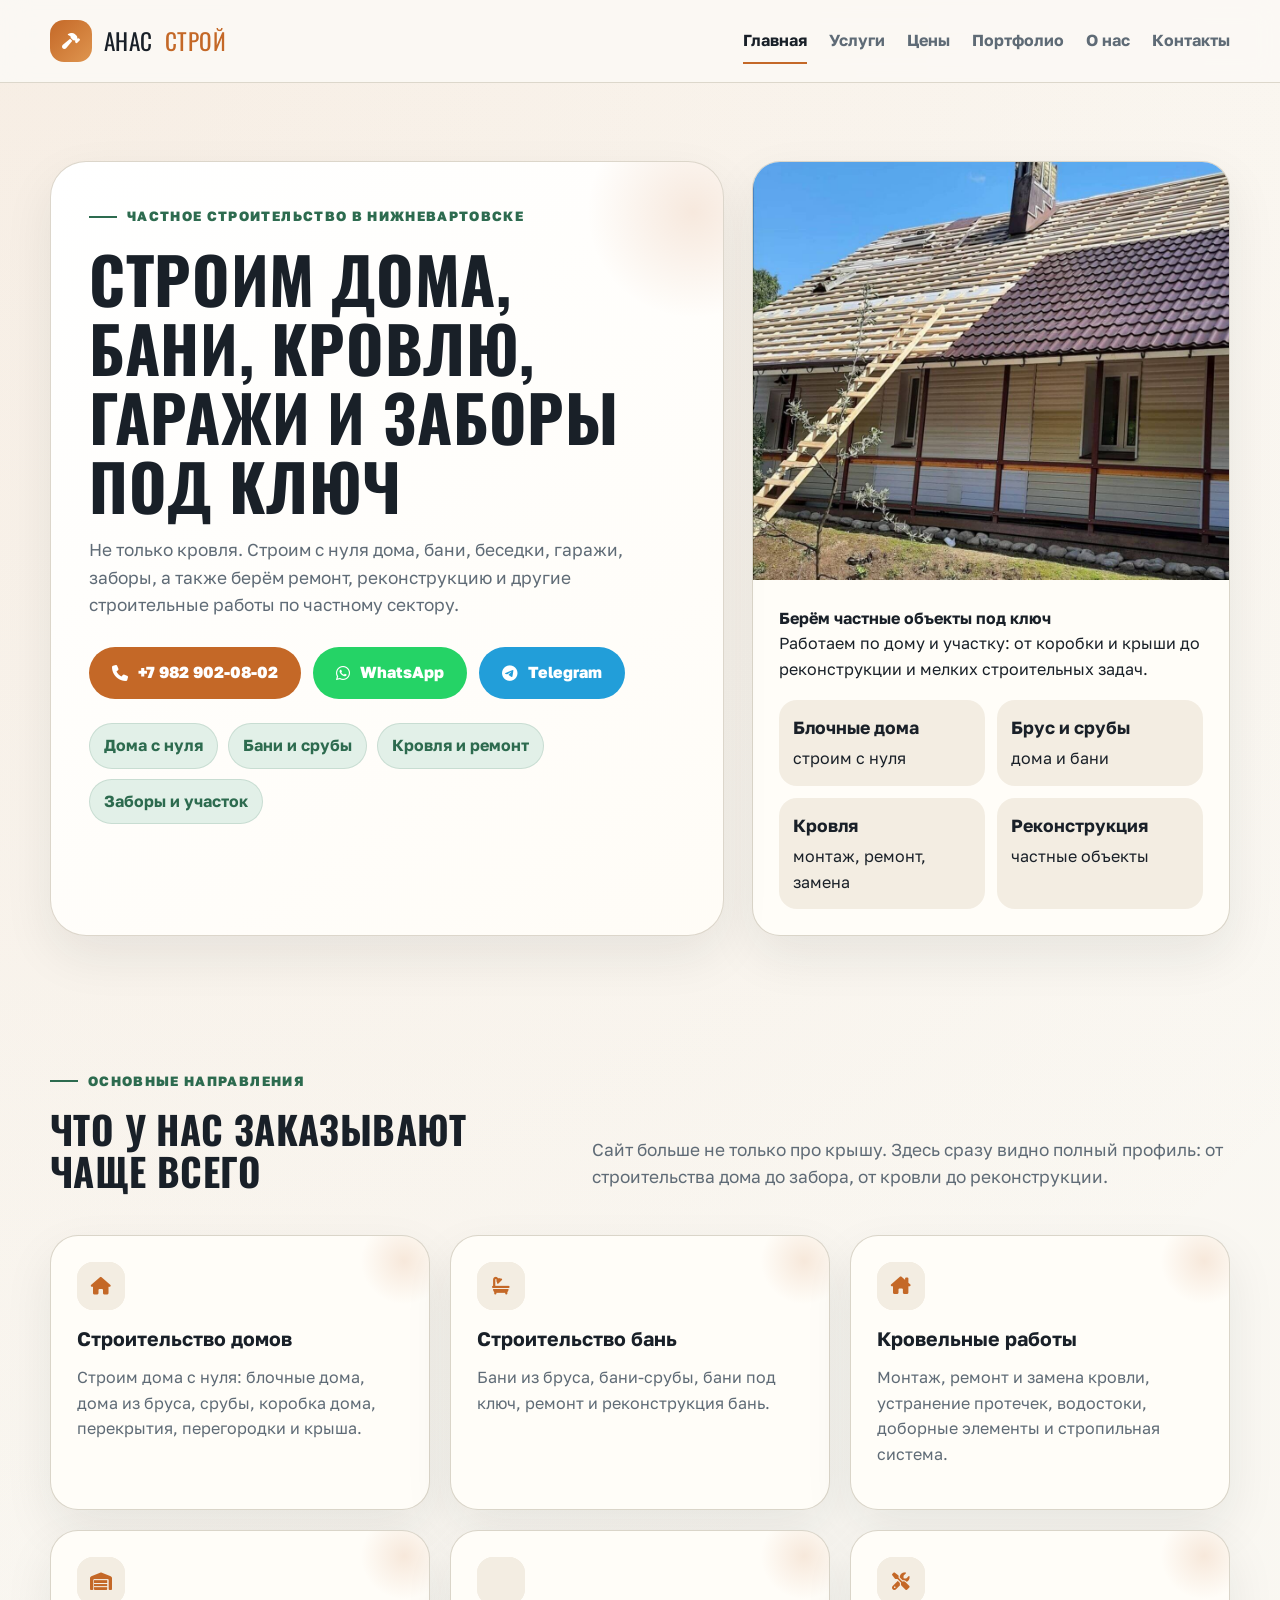
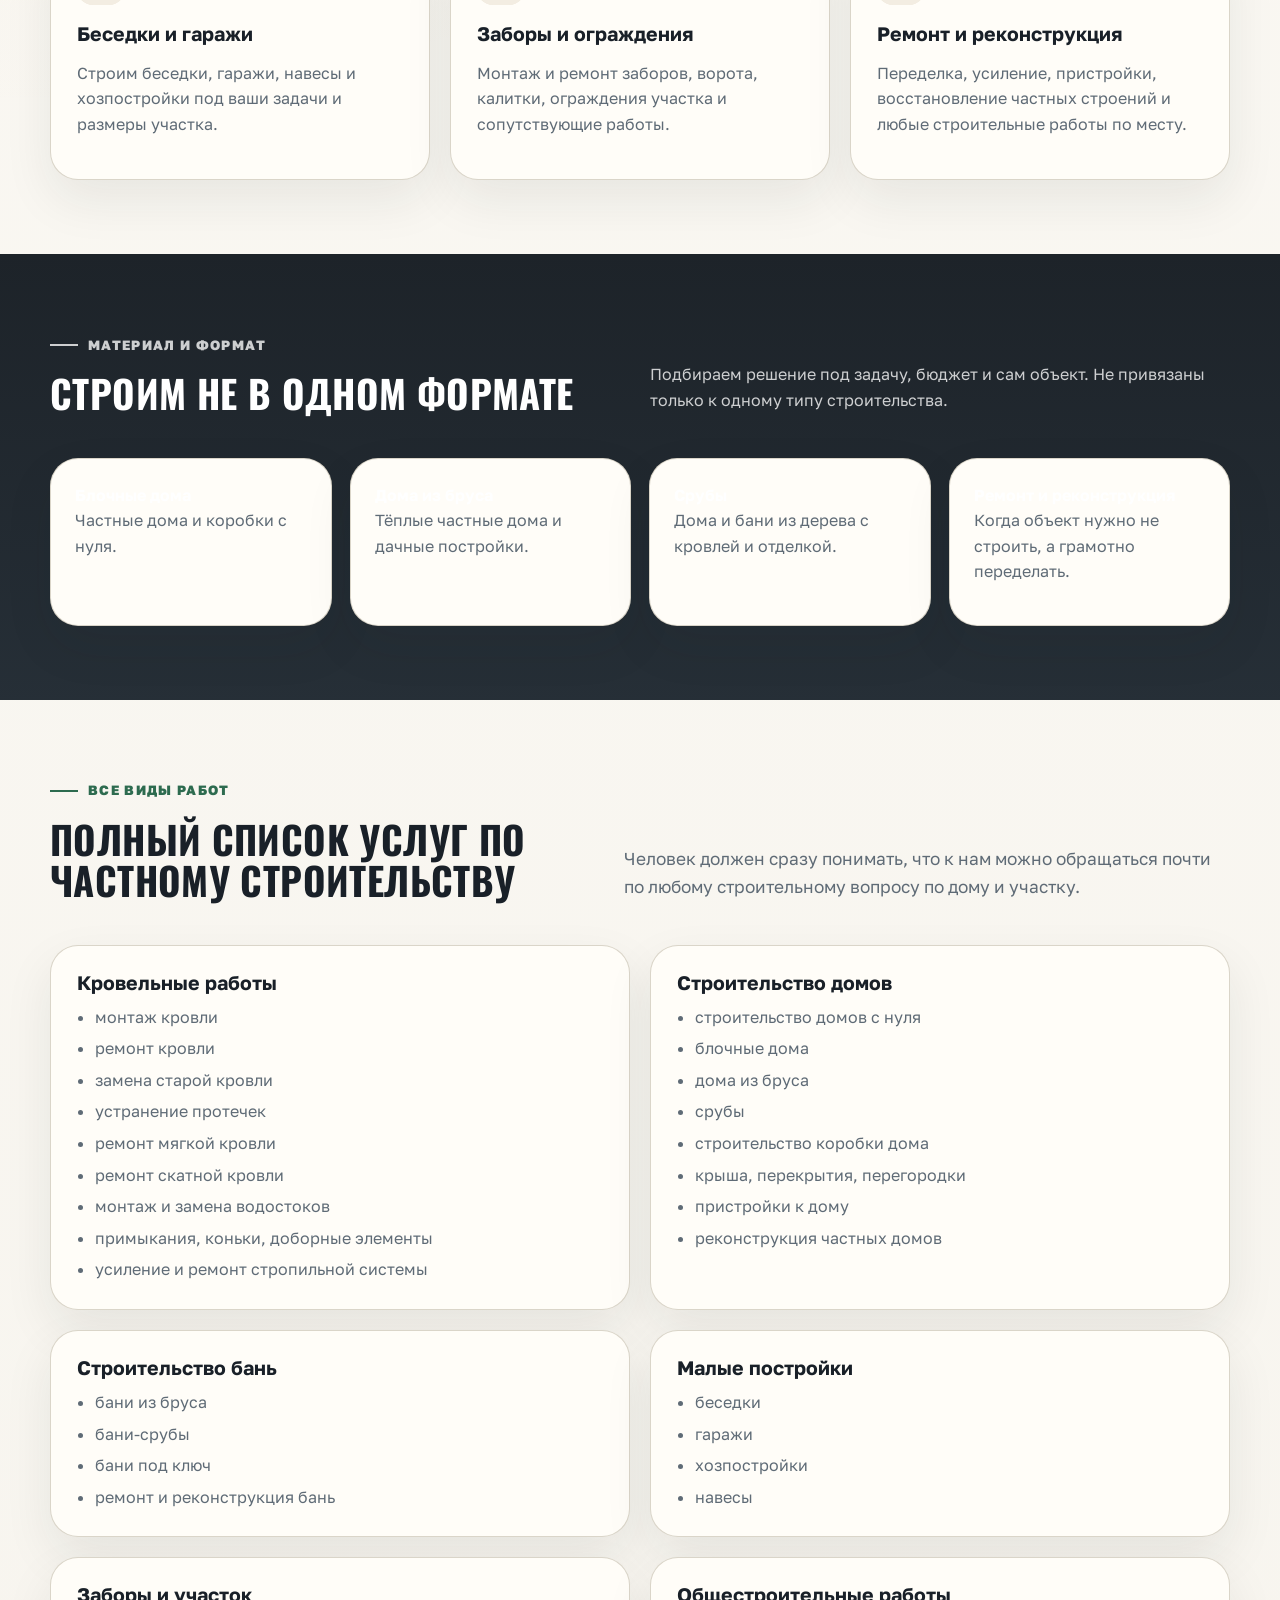
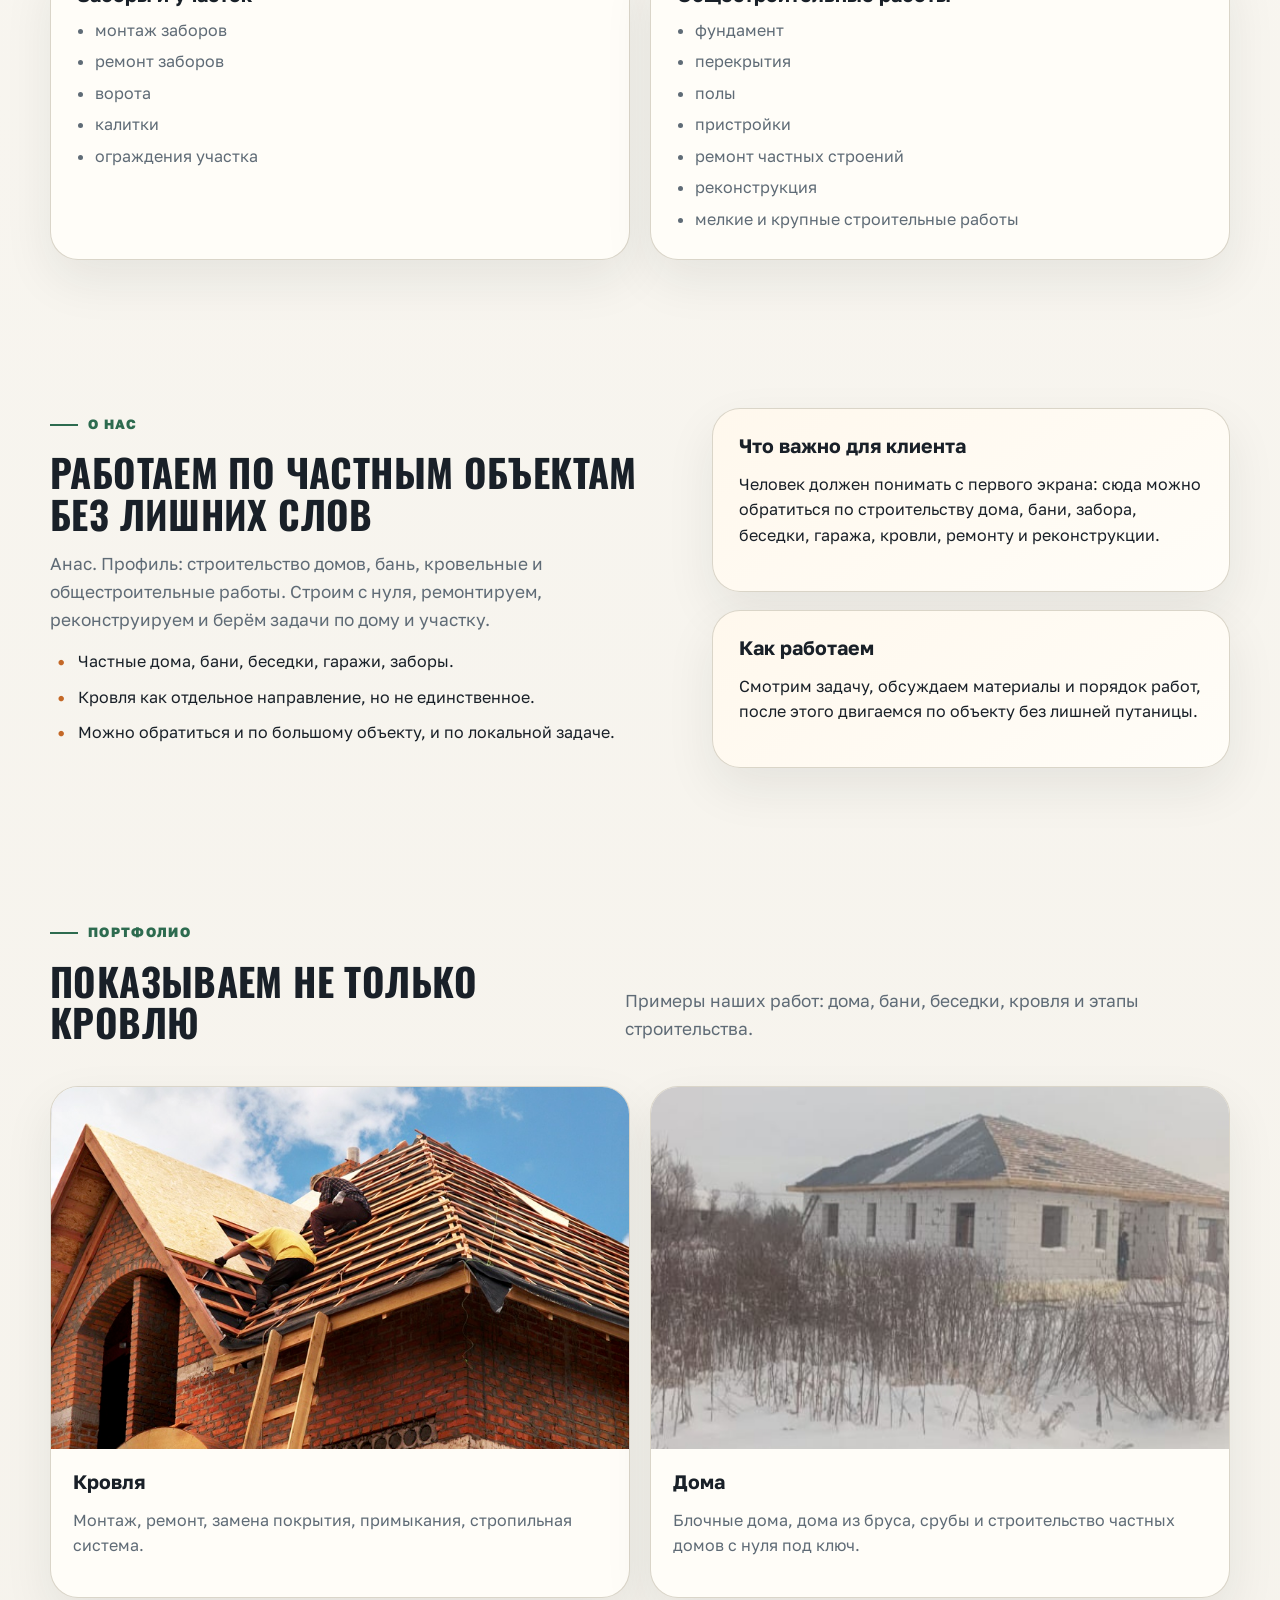
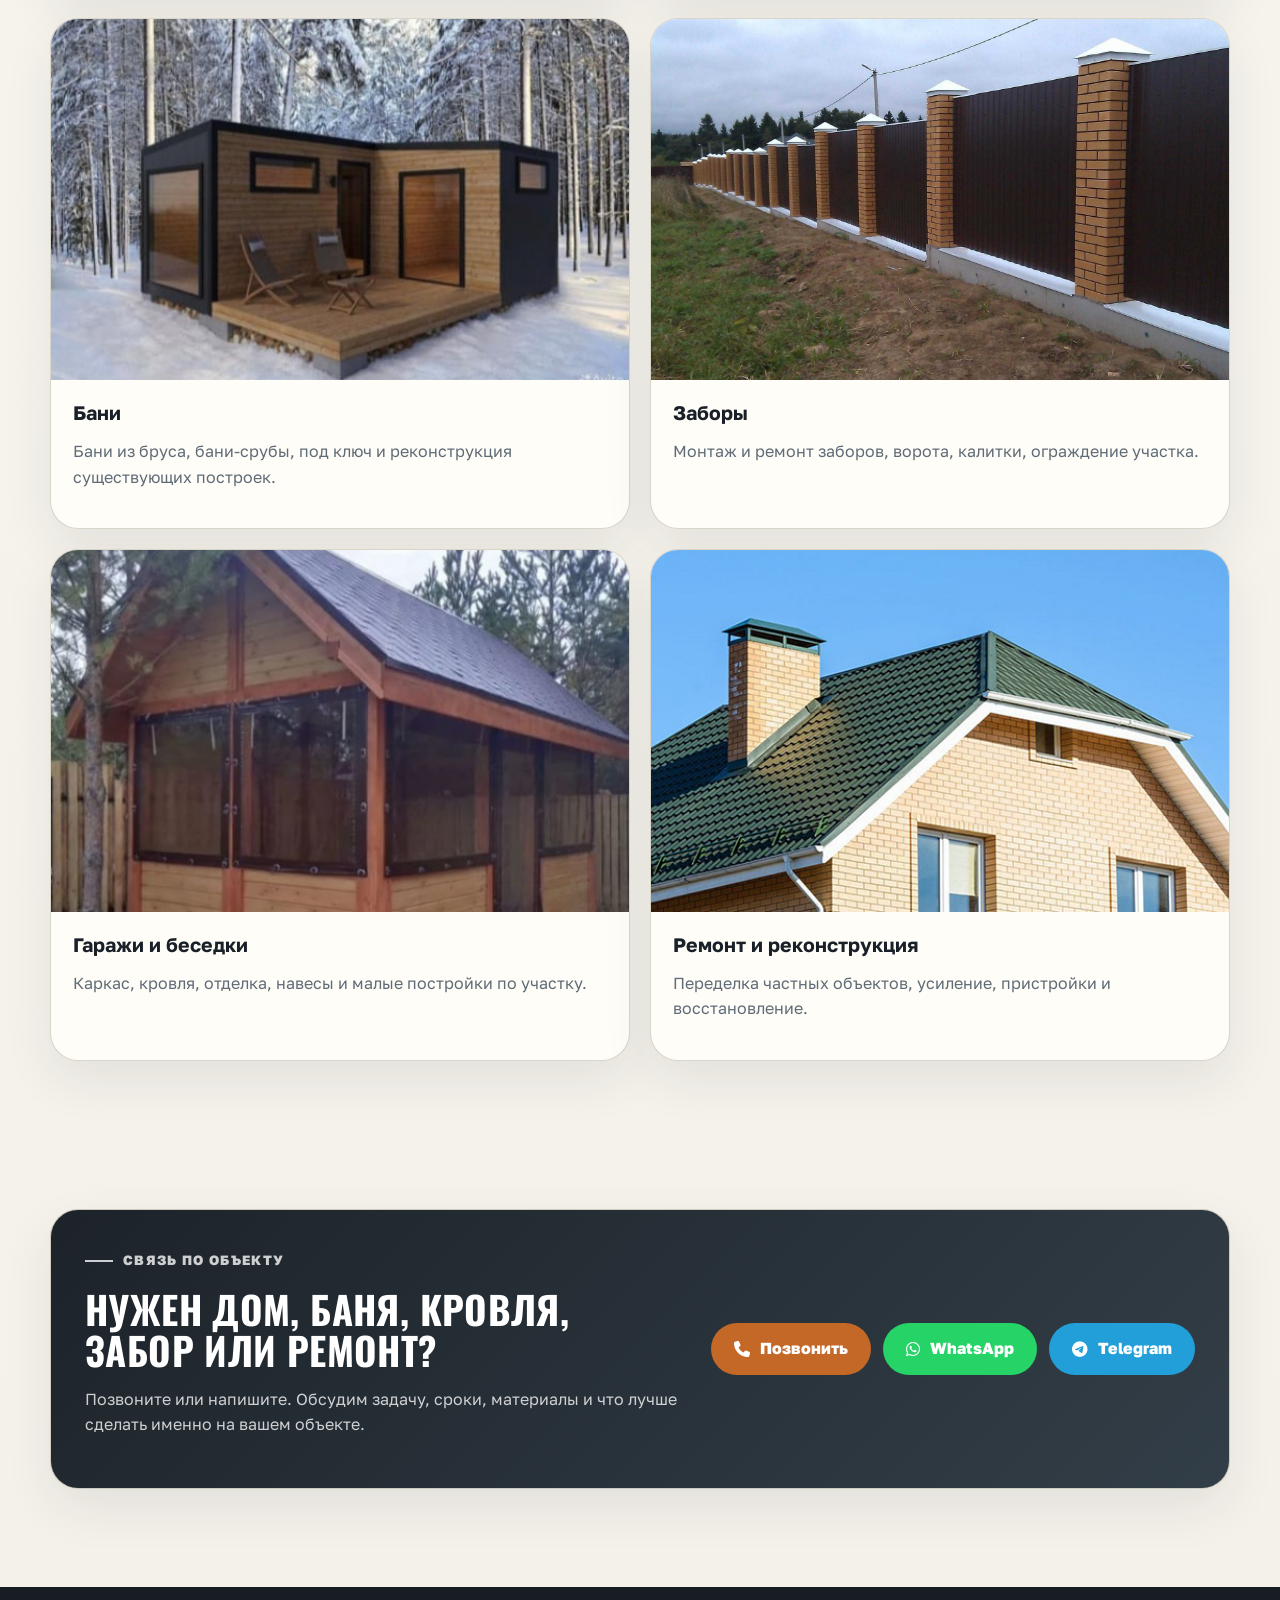
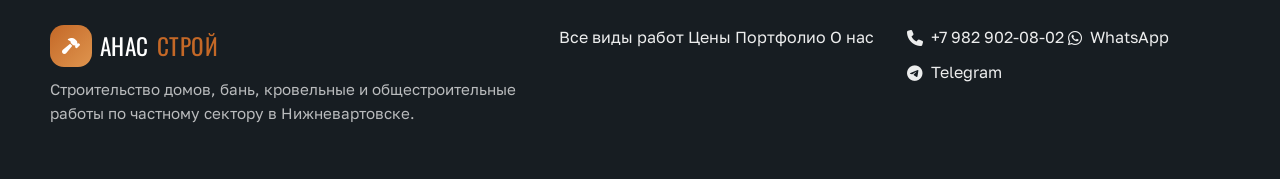
<file: index.html>
<!DOCTYPE html>
<html lang="ru">
<head>
  <meta charset="UTF-8">
  <meta name="viewport" content="width=device-width, initial-scale=1.0">
  <title>Строительство домов, бань и кровельные работы в Нижневартовске | Анас</title>
  <meta name="description" content="Анас. Строительство домов, бань, беседок, гаражей и заборов в Нижневартовске. Кровельные работы, ремонт, реконструкция и все строительные работы по частному сектору.">
  <meta name="theme-color" content="#1d2329">
  <link rel="preconnect" href="https://fonts.googleapis.com">
  <link rel="preconnect" href="https://fonts.gstatic.com" crossorigin>
  <link href="https://fonts.googleapis.com/css2?family=Golos+Text:wght@400;500;700;800&family=Oswald:wght@500;600;700&display=swap" rel="stylesheet">
  <link rel="stylesheet" href="styles.css">
  <link rel="stylesheet" href="https://cdnjs.cloudflare.com/ajax/libs/font-awesome/6.5.0/css/all.min.css">
</head>
<body>
  <header class="site-header">
    <div class="container nav-wrap">
      <a href="index.html" class="logo">
        <span class="logo-mark"><i class="fa-solid fa-hammer"></i></span>
        <span>Анас</span>
        <span>Строй</span>
      </a>

      <button class="menu-toggle" aria-label="Открыть меню" aria-expanded="false">
        <i class="fa-solid fa-bars"></i>
      </button>

      <nav class="site-nav">
        <a href="index.html" class="active">Главная</a>
        <a href="services.html">Услуги</a>
        <a href="prices.html">Цены</a>
        <a href="portfolio.html">Портфолио</a>
        <a href="about.html">О нас</a>
        <a href="contacts.html">Контакты</a>
      </nav>
    </div>
  </header>

  <main>
    <section class="hero">
      <div class="container hero-grid">
        <div class="hero-copy">
          <p class="eyebrow">Частное строительство в Нижневартовске</p>
          <h1>Строим дома, бани, кровлю, гаражи и заборы под ключ</h1>
          <p class="lead">
            Не только кровля. Строим с нуля дома, бани, беседки, гаражи, заборы,
            а также берём ремонт, реконструкцию и другие строительные работы по частному сектору.
          </p>

          <div class="hero-actions">
            <a class="btn btn-primary" href="tel:+79829020802">
              <i class="fa-solid fa-phone"></i>
              +7 982 902-08-02
            </a>
            <a class="btn btn-whatsapp" href="https://wa.me/79829020802" target="_blank" rel="noopener">
              <i class="fa-brands fa-whatsapp"></i>
              WhatsApp
            </a>
            <a class="btn btn-telegram" href="https://t.me/+79829020802" target="_blank" rel="noopener">
              <i class="fa-brands fa-telegram"></i>
              Telegram
            </a>
          </div>

          <ul class="hero-badges">
            <li>Дома с нуля</li>
            <li>Бани и срубы</li>
            <li>Кровля и ремонт</li>
            <li>Заборы и участок</li>
          </ul>
        </div>

        <aside class="hero-panel">
          <img src="assets/hero-source.jpg" alt="Строительные и кровельные работы">
          <div class="hero-panel-content">
            <strong>Берём частные объекты под ключ</strong>
            <p>Работаем по дому и участку: от коробки и крыши до реконструкции и мелких строительных задач.</p>

            <div class="hero-panel-grid">
              <div>
                <strong>Блочные дома</strong>
                <span>строим с нуля</span>
              </div>
              <div>
                <strong>Брус и срубы</strong>
                <span>дома и бани</span>
              </div>
              <div>
                <strong>Кровля</strong>
                <span>монтаж, ремонт, замена</span>
              </div>
              <div>
                <strong>Реконструкция</strong>
                <span>частные объекты</span>
              </div>
            </div>
          </div>
        </aside>
      </div>
    </section>

    <section class="section">
      <div class="container">
        <div class="section-heading">
          <div>
            <p class="eyebrow">Основные направления</p>
            <h2>Что у нас заказывают чаще всего</h2>
          </div>
          <p class="section-intro">
            Сайт больше не только про крышу. Здесь сразу видно полный профиль:
            от строительства дома до забора, от кровли до реконструкции.
          </p>
        </div>

        <div class="cards three-col">
          <article class="card direction-card">
            <div class="mini-icon"><i class="fa-solid fa-house"></i></div>
            <h3>Строительство домов</h3>
            <p>Строим дома с нуля: блочные дома, дома из бруса, срубы, коробка дома, перекрытия, перегородки и крыша.</p>
          </article>

          <article class="card direction-card">
            <div class="mini-icon"><i class="fa-solid fa-bath"></i></div>
            <h3>Строительство бань</h3>
            <p>Бани из бруса, бани-срубы, бани под ключ, ремонт и реконструкция бань.</p>
          </article>

          <article class="card direction-card">
            <div class="mini-icon"><i class="fa-solid fa-house-chimney"></i></div>
            <h3>Кровельные работы</h3>
            <p>Монтаж, ремонт и замена кровли, устранение протечек, водостоки, доборные элементы и стропильная система.</p>
          </article>

          <article class="card direction-card">
            <div class="mini-icon"><i class="fa-solid fa-warehouse"></i></div>
            <h3>Беседки и гаражи</h3>
            <p>Строим беседки, гаражи, навесы и хозпостройки под ваши задачи и размеры участка.</p>
          </article>

          <article class="card direction-card">
            <div class="mini-icon"><i class="fa-solid fa-fence"></i></div>
            <h3>Заборы и ограждения</h3>
            <p>Монтаж и ремонт заборов, ворота, калитки, ограждения участка и сопутствующие работы.</p>
          </article>

          <article class="card direction-card">
            <div class="mini-icon"><i class="fa-solid fa-screwdriver-wrench"></i></div>
            <h3>Ремонт и реконструкция</h3>
            <p>Переделка, усиление, пристройки, восстановление частных строений и любые строительные работы по месту.</p>
          </article>
        </div>
      </div>
    </section>

    <section class="section section-dark">
      <div class="container">
        <div class="section-heading">
          <div>
            <p class="eyebrow">Материал и формат</p>
            <h2>Строим не в одном формате</h2>
          </div>
          <p>Подбираем решение под задачу, бюджет и сам объект. Не привязаны только к одному типу строительства.</p>
        </div>

        <div class="stats-strip">
          <article class="card dark-card">
            <strong>Блочные дома</strong>
            <p>Частные дома и коробки с нуля.</p>
          </article>
          <article class="card dark-card">
            <strong>Дома из бруса</strong>
            <p>Тёплые частные дома и дачные постройки.</p>
          </article>
          <article class="card dark-card">
            <strong>Срубы</strong>
            <p>Дома и бани из дерева с кровлей и отделкой.</p>
          </article>
          <article class="card dark-card">
            <strong>Ремонт и реконструкция</strong>
            <p>Когда объект нужно не строить, а грамотно переделать.</p>
          </article>
        </div>
      </div>
    </section>

    <section class="section">
      <div class="container">
        <div class="section-heading">
          <div>
            <p class="eyebrow">Все виды работ</p>
            <h2>Полный список услуг по частному строительству</h2>
          </div>
          <p class="section-intro">Человек должен сразу понимать, что к нам можно обращаться почти по любому строительному вопросу по дому и участку.</p>
        </div>

        <div class="service-groups">
          <article class="service-cluster">
            <h3>Кровельные работы</h3>
            <ul>
              <li>монтаж кровли</li>
              <li>ремонт кровли</li>
              <li>замена старой кровли</li>
              <li>устранение протечек</li>
              <li>ремонт мягкой кровли</li>
              <li>ремонт скатной кровли</li>
              <li>монтаж и замена водостоков</li>
              <li>примыкания, коньки, доборные элементы</li>
              <li>усиление и ремонт стропильной системы</li>
            </ul>
          </article>

          <article class="service-cluster">
            <h3>Строительство домов</h3>
            <ul>
              <li>строительство домов с нуля</li>
              <li>блочные дома</li>
              <li>дома из бруса</li>
              <li>срубы</li>
              <li>строительство коробки дома</li>
              <li>крыша, перекрытия, перегородки</li>
              <li>пристройки к дому</li>
              <li>реконструкция частных домов</li>
            </ul>
          </article>

          <article class="service-cluster">
            <h3>Строительство бань</h3>
            <ul>
              <li>бани из бруса</li>
              <li>бани-срубы</li>
              <li>бани под ключ</li>
              <li>ремонт и реконструкция бань</li>
            </ul>
          </article>

          <article class="service-cluster">
            <h3>Малые постройки</h3>
            <ul>
              <li>беседки</li>
              <li>гаражи</li>
              <li>хозпостройки</li>
              <li>навесы</li>
            </ul>
          </article>

          <article class="service-cluster">
            <h3>Заборы и участок</h3>
            <ul>
              <li>монтаж заборов</li>
              <li>ремонт заборов</li>
              <li>ворота</li>
              <li>калитки</li>
              <li>ограждения участка</li>
            </ul>
          </article>

          <article class="service-cluster">
            <h3>Общестроительные работы</h3>
            <ul>
              <li>фундамент</li>
              <li>перекрытия</li>
              <li>полы</li>
              <li>пристройки</li>
              <li>ремонт частных строений</li>
              <li>реконструкция</li>
              <li>мелкие и крупные строительные работы</li>
            </ul>
          </article>
        </div>
      </div>
    </section>

    <section class="section">
      <div class="container about-grid">
        <div>
          <p class="eyebrow">О нас</p>
          <h2>Работаем по частным объектам без лишних слов</h2>
          <p class="lead">
            Анас. Профиль: строительство домов, бань, кровельные и общестроительные работы.
            Строим с нуля, ремонтируем, реконструируем и берём задачи по дому и участку.
          </p>
          <ul class="list-check">
            <li>Частные дома, бани, беседки, гаражи, заборы.</li>
            <li>Кровля как отдельное направление, но не единственное.</li>
            <li>Можно обратиться и по большому объекту, и по локальной задаче.</li>
          </ul>
        </div>

        <div class="about-note">
          <article class="info-panel">
            <h3>Что важно для клиента</h3>
            <p>Человек должен понимать с первого экрана: сюда можно обратиться по строительству дома, бани, забора, беседки, гаража, кровли, ремонту и реконструкции.</p>
          </article>
          <article class="info-panel">
            <h3>Как работаем</h3>
            <p>Смотрим задачу, обсуждаем материалы и порядок работ, после этого двигаемся по объекту без лишней путаницы.</p>
          </article>
        </div>
      </div>
    </section>

    <section class="section">
      <div class="container">
        <div class="section-heading">
          <div>
            <p class="eyebrow">Портфолио</p>
            <h2>Показываем не только кровлю</h2>
          </div>
          <p class="section-intro">Примеры наших работ: дома, бани, беседки, кровля и этапы строительства.</p>
        </div>

        <div class="portfolio-gallery">
          <article class="photo-card">
            <img src="assets/r-1.jpg" alt="Кровельные работы">
            <div class="photo-card-content">
              <h3>Кровля</h3>
              <p class="portfolio-copy">Монтаж, ремонт, замена покрытия, примыкания, стропильная система.</p>
            </div>
          </article>
          <article class="photo-card">
            <img src="images/portfolio/1.jpg" alt="Строительство дома из блока">
            <div class="photo-card-content">
              <h3>Дома</h3>
              <p class="portfolio-copy">Блочные дома, дома из бруса, срубы и строительство частных домов с нуля под ключ.</p>
            </div>
          </article>
          <article class="photo-card">
            <img src="images/portfolio/6.jpg" alt="Современная баня с террасой">
            <div class="photo-card-content">
              <h3>Бани</h3>
              <p class="portfolio-copy">Бани из бруса, бани-срубы, под ключ и реконструкция существующих построек.</p>
            </div>
          </article>
          <article class="photo-card">
            <img src="assets/zabor-1.jpg" alt="Заборы и ограждения">
            <div class="photo-card-content">
              <h3>Заборы</h3>
              <p class="portfolio-copy">Монтаж и ремонт заборов, ворота, калитки, ограждение участка.</p>
            </div>
          </article>
          <article class="photo-card">
            <img src="images/portfolio/8.jpg" alt="Закрытая беседка">
            <div class="photo-card-content">
              <h3>Гаражи и беседки</h3>
              <p class="portfolio-copy">Каркас, кровля, отделка, навесы и малые постройки по участку.</p>
            </div>
          </article>
          <article class="photo-card">
            <img src="assets/kompl-2.jpg" alt="Ремонт и реконструкция">
            <div class="photo-card-content">
              <h3>Ремонт и реконструкция</h3>
              <p class="portfolio-copy">Переделка частных объектов, усиление, пристройки и восстановление.</p>
            </div>
          </article>
        </div>
      </div>
    </section>

    <section class="section">
      <div class="container cta-box">
        <div>
          <p class="eyebrow">Связь по объекту</p>
          <h2>Нужен дом, баня, кровля, забор или ремонт?</h2>
          <p>Позвоните или напишите. Обсудим задачу, сроки, материалы и что лучше сделать именно на вашем объекте.</p>
        </div>
        <div class="cta-actions">
          <a class="btn btn-primary" href="tel:+79829020802">
            <i class="fa-solid fa-phone"></i>
            Позвонить
          </a>
          <a class="btn btn-whatsapp" href="https://wa.me/79829020802" target="_blank" rel="noopener">
            <i class="fa-brands fa-whatsapp"></i>
            WhatsApp
          </a>
          <a class="btn btn-telegram" href="https://t.me/+79829020802" target="_blank" rel="noopener">
            <i class="fa-brands fa-telegram"></i>
            Telegram
          </a>
        </div>
      </div>
    </section>
  </main>

  <footer class="site-footer">
    <div class="container footer-grid">
      <div>
        <a href="index.html" class="logo">
          <span class="logo-mark"><i class="fa-solid fa-hammer"></i></span>
          <span>Анас</span>
          <span>Строй</span>
        </a>
        <p class="footer-note">Строительство домов, бань, кровельные и общестроительные работы по частному сектору в Нижневартовске.</p>
      </div>
      <div>
        <a href="services.html">Все виды работ</a>
        <a href="prices.html">Цены</a>
        <a href="portfolio.html">Портфолио</a>
        <a href="about.html">О нас</a>
      </div>
      <div>
        <a href="tel:+79829020802"><i class="fa-solid fa-phone"></i> +7 982 902-08-02</a>
        <a href="https://wa.me/79829020802" target="_blank" rel="noopener"><i class="fa-brands fa-whatsapp"></i> WhatsApp</a>
        <a href="https://t.me/+79829020802" target="_blank" rel="noopener"><i class="fa-brands fa-telegram"></i> Telegram</a>
      </div>
    </div>
  </footer>

  <script src="script.js"></script>
</body>
</html>
</file>
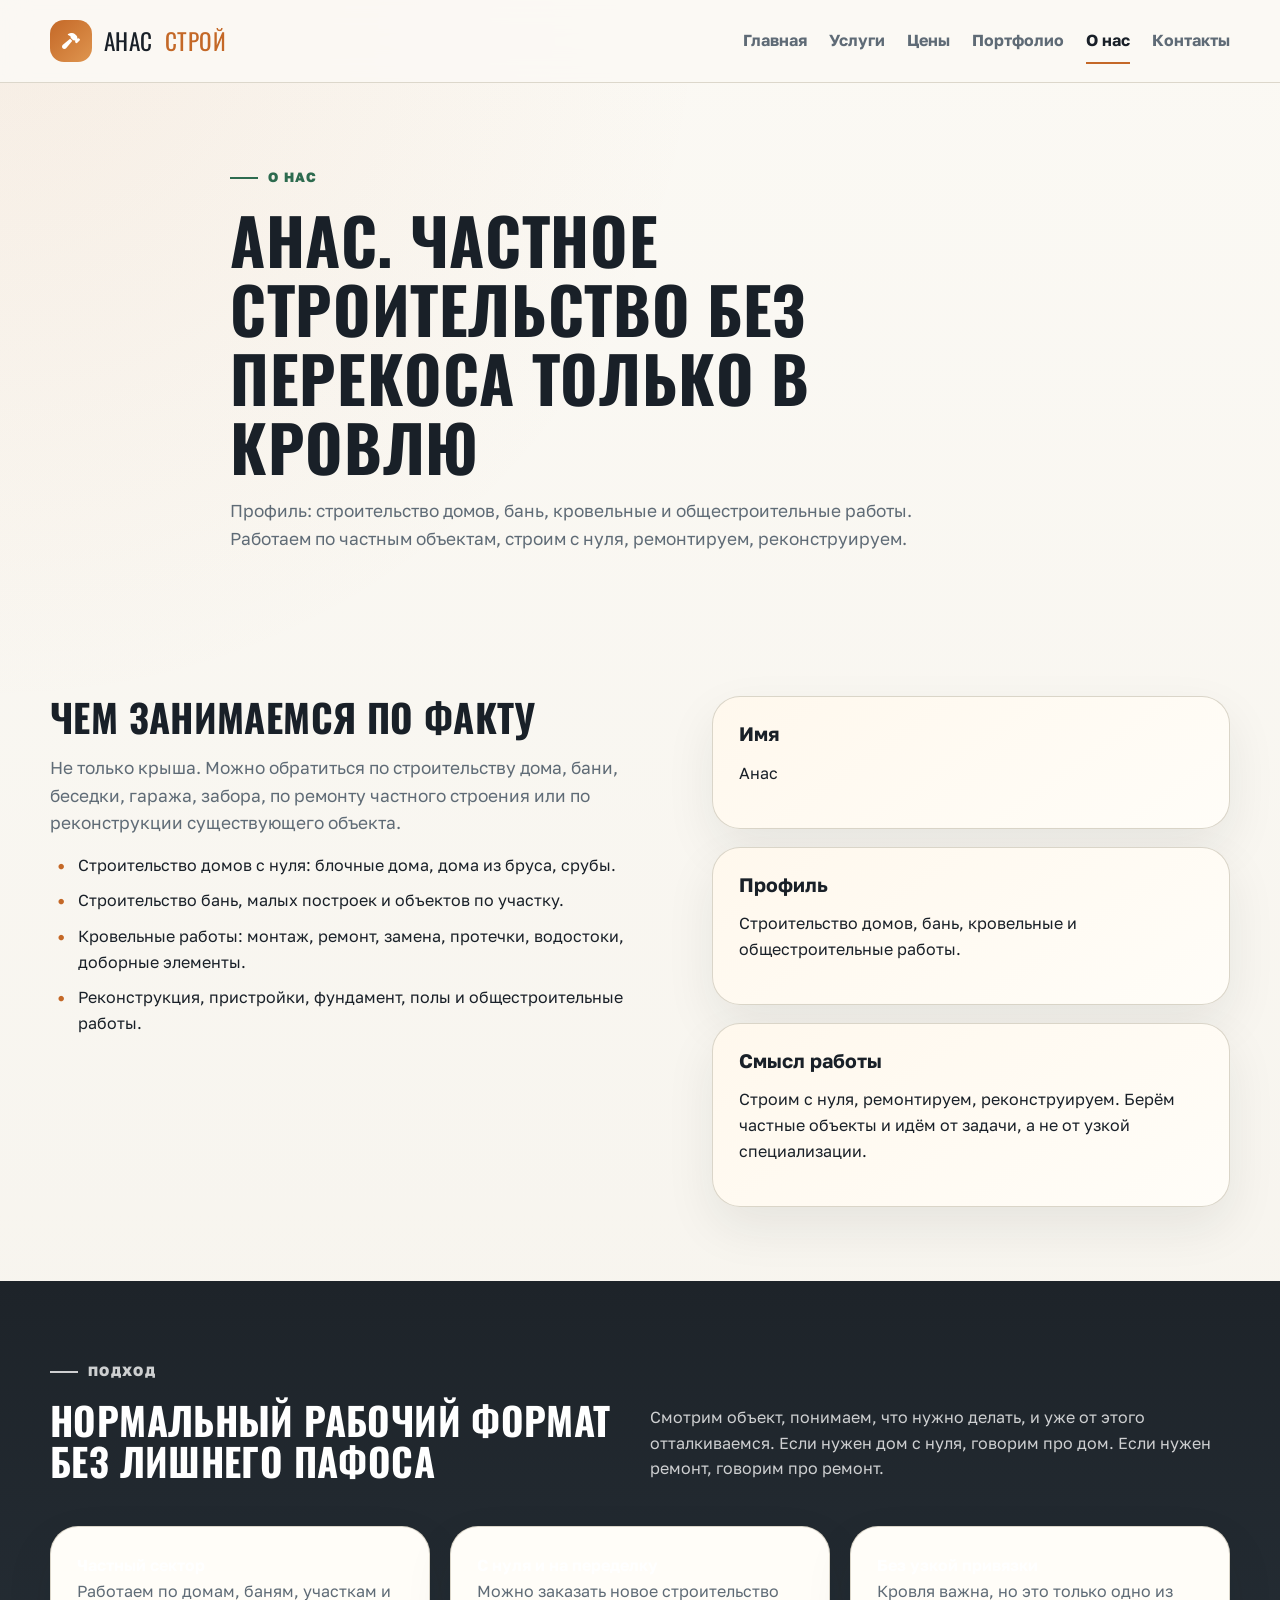
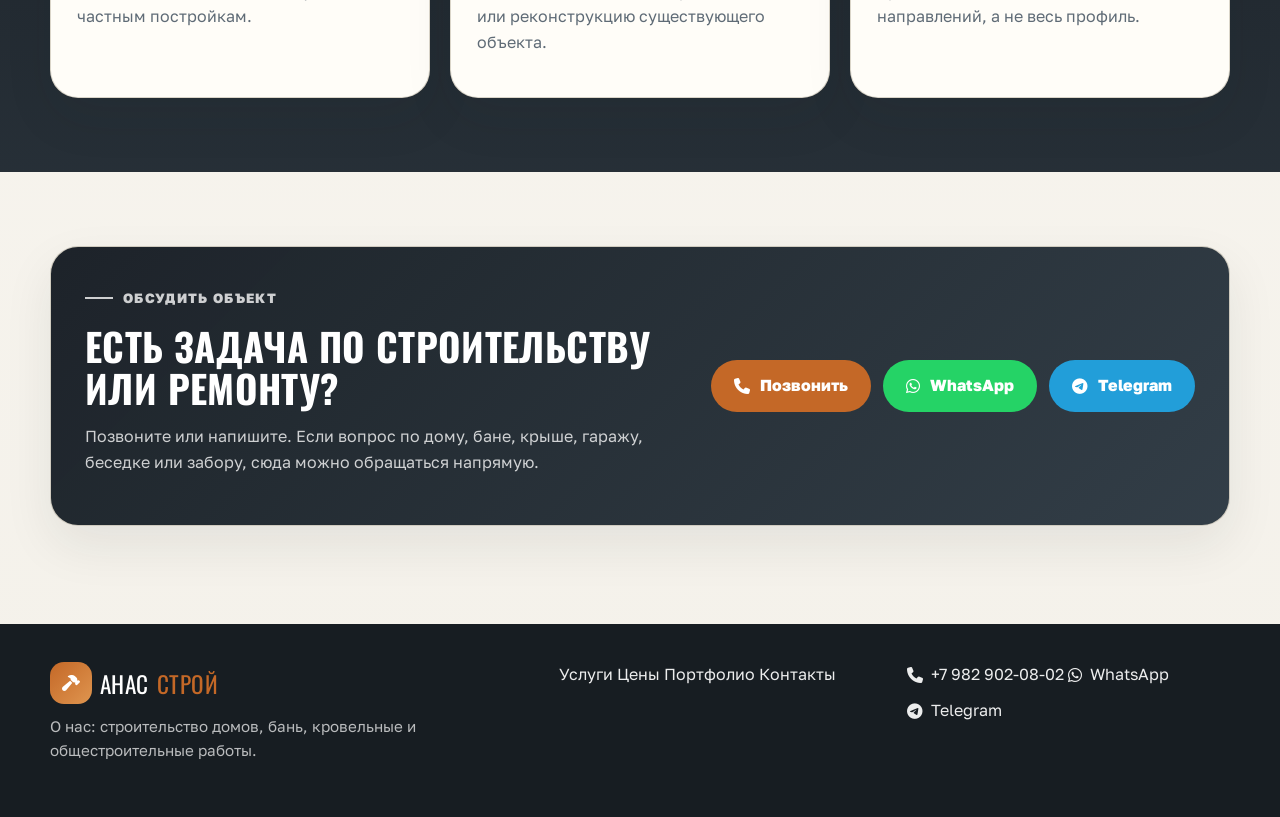
<file: about.html>
<!DOCTYPE html>
<html lang="ru">
<head>
  <meta charset="UTF-8">
  <meta name="viewport" content="width=device-width, initial-scale=1.0">
  <title>О нас | Анас Строй</title>
  <meta name="description" content="Анас. Строительство домов, бань, кровельные и общестроительные работы в Нижневартовске. Строим с нуля, ремонтируем и реконструируем частные объекты.">
  <meta name="theme-color" content="#1d2329">
  <link rel="preconnect" href="https://fonts.googleapis.com">
  <link rel="preconnect" href="https://fonts.gstatic.com" crossorigin>
  <link href="https://fonts.googleapis.com/css2?family=Golos+Text:wght@400;500;700;800&family=Oswald:wght@500;600;700&display=swap" rel="stylesheet">
  <link rel="stylesheet" href="styles.css">
  <link rel="stylesheet" href="https://cdnjs.cloudflare.com/ajax/libs/font-awesome/6.5.0/css/all.min.css">
</head>
<body>
  <header class="site-header">
    <div class="container nav-wrap">
      <a href="index.html" class="logo">
        <span class="logo-mark"><i class="fa-solid fa-hammer"></i></span>
        <span>Анас</span>
        <span>Строй</span>
      </a>
      <button class="menu-toggle" aria-label="Открыть меню" aria-expanded="false">
        <i class="fa-solid fa-bars"></i>
      </button>
      <nav class="site-nav">
        <a href="index.html">Главная</a>
        <a href="services.html">Услуги</a>
        <a href="prices.html">Цены</a>
        <a href="portfolio.html">Портфолио</a>
        <a href="about.html" class="active">О нас</a>
        <a href="contacts.html">Контакты</a>
      </nav>
    </div>
  </header>

  <main>
    <section class="page-hero">
      <div class="container narrow">
        <p class="eyebrow">О нас</p>
        <h1>Анас. Частное строительство без перекоса только в кровлю</h1>
        <p class="lead">Профиль: строительство домов, бань, кровельные и общестроительные работы. Работаем по частным объектам, строим с нуля, ремонтируем, реконструируем.</p>
      </div>
    </section>

    <section class="section">
      <div class="container about-grid">
        <div>
          <h2>Чем занимаемся по факту</h2>
          <p class="lead">Не только крыша. Можно обратиться по строительству дома, бани, беседки, гаража, забора, по ремонту частного строения или по реконструкции существующего объекта.</p>
          <ul class="list-check">
            <li>Строительство домов с нуля: блочные дома, дома из бруса, срубы.</li>
            <li>Строительство бань, малых построек и объектов по участку.</li>
            <li>Кровельные работы: монтаж, ремонт, замена, протечки, водостоки, доборные элементы.</li>
            <li>Реконструкция, пристройки, фундамент, полы и общестроительные работы.</li>
          </ul>
        </div>

        <div class="about-note">
          <article class="info-panel">
            <h3>Имя</h3>
            <p>Анас</p>
          </article>
          <article class="info-panel">
            <h3>Профиль</h3>
            <p>Строительство домов, бань, кровельные и общестроительные работы.</p>
          </article>
          <article class="info-panel">
            <h3>Смысл работы</h3>
            <p>Строим с нуля, ремонтируем, реконструируем. Берём частные объекты и идём от задачи, а не от узкой специализации.</p>
          </article>
        </div>
      </div>
    </section>

    <section class="section section-dark">
      <div class="container">
        <div class="section-heading">
          <div>
            <p class="eyebrow">Подход</p>
            <h2>Нормальный рабочий формат без лишнего пафоса</h2>
          </div>
          <p>Смотрим объект, понимаем, что нужно делать, и уже от этого отталкиваемся. Если нужен дом с нуля, говорим про дом. Если нужен ремонт, говорим про ремонт.</p>
        </div>

        <div class="cards three-col">
          <article class="card dark-card">
            <strong>Частный сектор</strong>
            <p>Работаем по домам, баням, участкам и частным постройкам.</p>
          </article>
          <article class="card dark-card">
            <strong>С нуля и на переделку</strong>
            <p>Можно заказать новое строительство или реконструкцию существующего объекта.</p>
          </article>
          <article class="card dark-card">
            <strong>Без узкой привязки</strong>
            <p>Кровля важна, но это только одно из направлений, а не весь профиль.</p>
          </article>
        </div>
      </div>
    </section>

    <section class="section">
      <div class="container cta-box">
        <div>
          <p class="eyebrow">Обсудить объект</p>
          <h2>Есть задача по строительству или ремонту?</h2>
          <p>Позвоните или напишите. Если вопрос по дому, бане, крыше, гаражу, беседке или забору, сюда можно обращаться напрямую.</p>
        </div>
        <div class="cta-actions">
          <a class="btn btn-primary" href="tel:+79829020802"><i class="fa-solid fa-phone"></i> Позвонить</a>
          <a class="btn btn-whatsapp" href="https://wa.me/79829020802" target="_blank" rel="noopener"><i class="fa-brands fa-whatsapp"></i> WhatsApp</a>
          <a class="btn btn-telegram" href="https://t.me/+79829020802" target="_blank" rel="noopener"><i class="fa-brands fa-telegram"></i> Telegram</a>
        </div>
      </div>
    </section>
  </main>

  <footer class="site-footer">
    <div class="container footer-grid">
      <div>
        <a href="index.html" class="logo">
          <span class="logo-mark"><i class="fa-solid fa-hammer"></i></span>
          <span>Анас</span>
          <span>Строй</span>
        </a>
        <p class="footer-note">О нас: строительство домов, бань, кровельные и общестроительные работы.</p>
      </div>
      <div>
        <a href="services.html">Услуги</a>
        <a href="prices.html">Цены</a>
        <a href="portfolio.html">Портфолио</a>
        <a href="contacts.html">Контакты</a>
      </div>
      <div>
        <a href="tel:+79829020802"><i class="fa-solid fa-phone"></i> +7 982 902-08-02</a>
        <a href="https://wa.me/79829020802" target="_blank" rel="noopener"><i class="fa-brands fa-whatsapp"></i> WhatsApp</a>
        <a href="https://t.me/+79829020802" target="_blank" rel="noopener"><i class="fa-brands fa-telegram"></i> Telegram</a>
      </div>
    </div>
  </footer>

  <script src="script.js"></script>
</body>
</html>
</file>
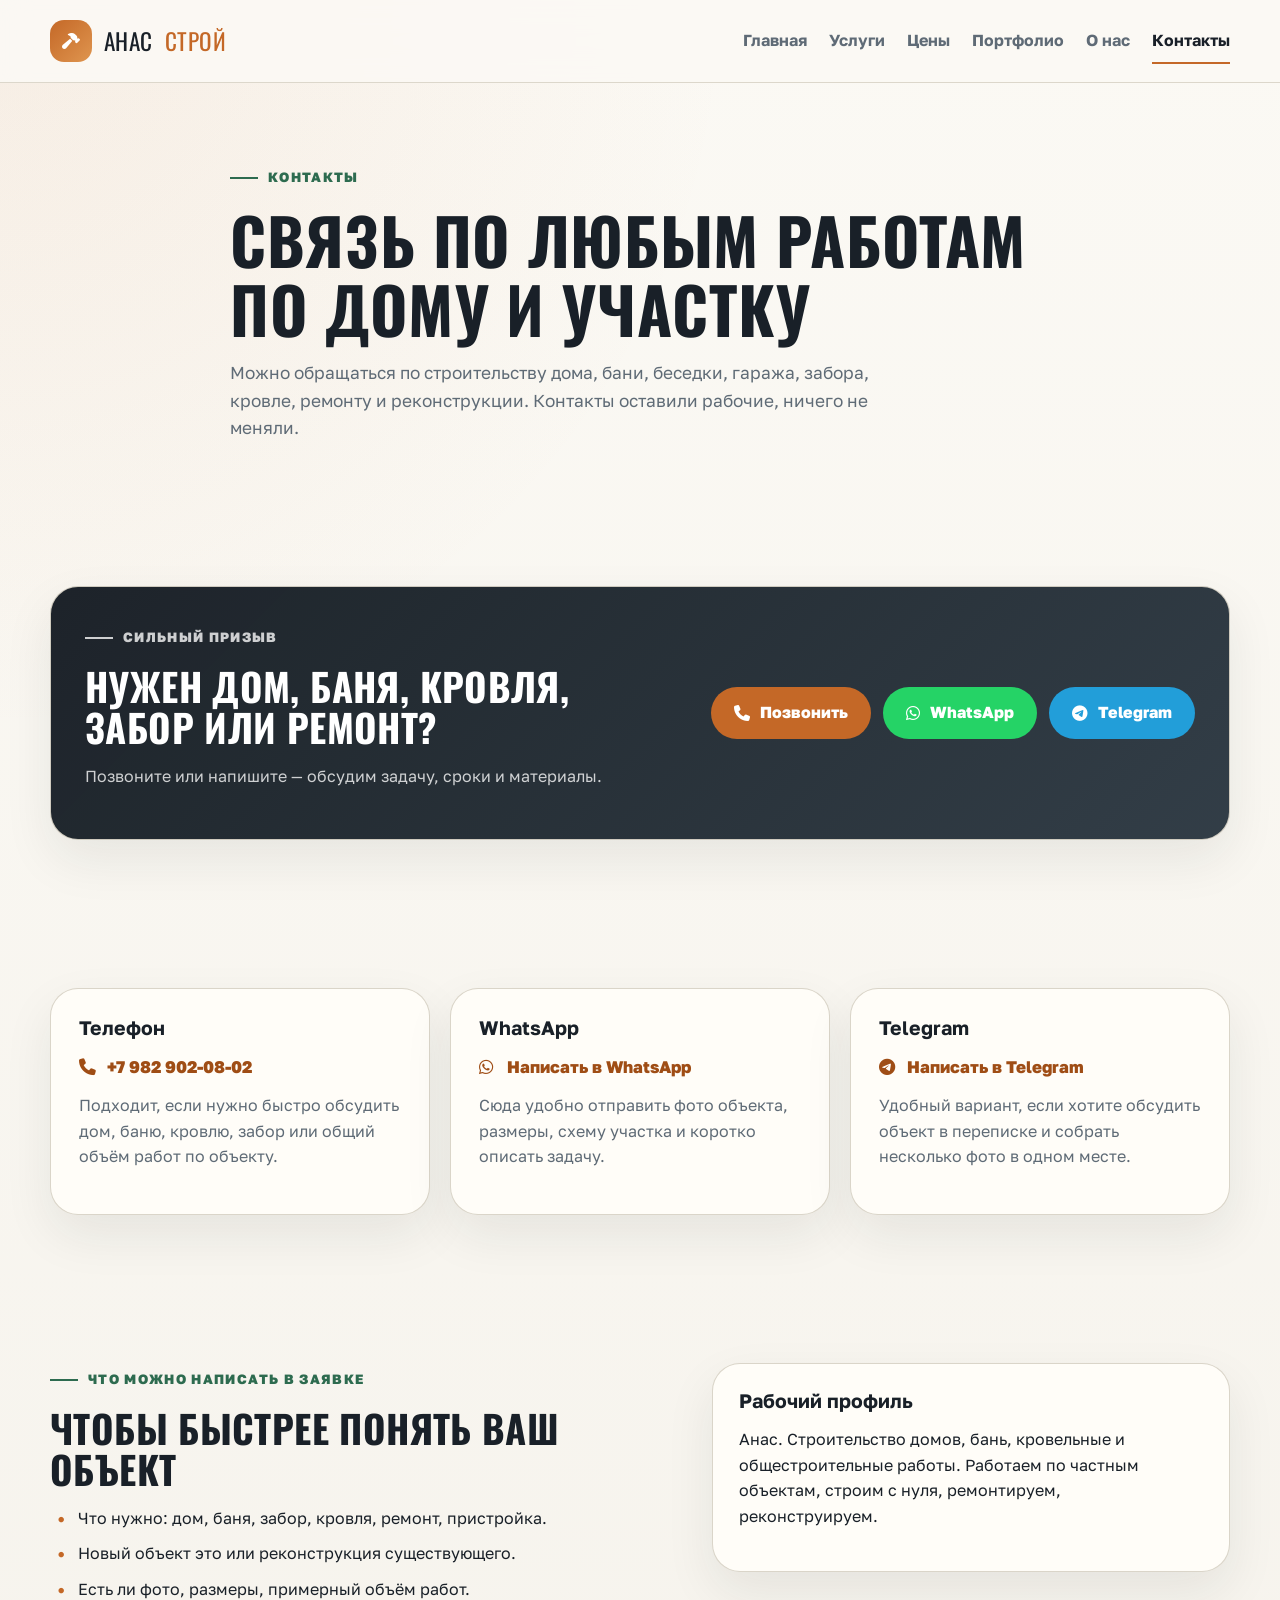
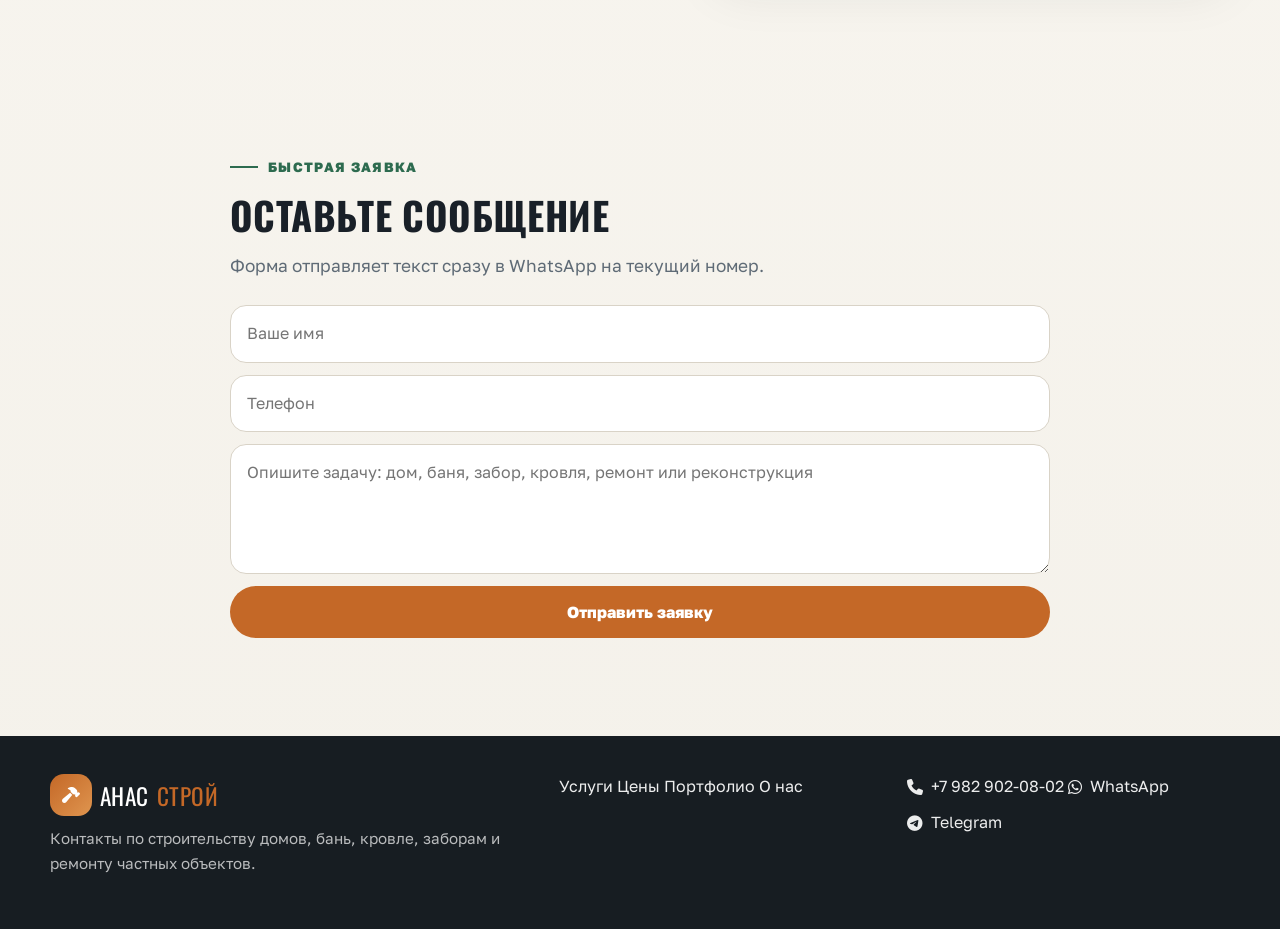
<file: contacts.html>
<!DOCTYPE html>
<html lang="ru">
<head>
  <meta charset="UTF-8">
  <meta name="viewport" content="width=device-width, initial-scale=1.0">
  <title>Контакты по строительству и кровле | Анас</title>
  <meta name="description" content="Контакты Анаса по строительству домов, бань, гаражей, беседок, заборов, кровле, ремонту и реконструкции в Нижневартовске.">
  <meta name="theme-color" content="#1d2329">
  <link rel="preconnect" href="https://fonts.googleapis.com">
  <link rel="preconnect" href="https://fonts.gstatic.com" crossorigin>
  <link href="https://fonts.googleapis.com/css2?family=Golos+Text:wght@400;500;700;800&family=Oswald:wght@500;600;700&display=swap" rel="stylesheet">
  <link rel="stylesheet" href="styles.css">
  <link rel="stylesheet" href="https://cdnjs.cloudflare.com/ajax/libs/font-awesome/6.5.0/css/all.min.css">
</head>
<body>
  <header class="site-header">
    <div class="container nav-wrap">
      <a href="index.html" class="logo">
        <span class="logo-mark"><i class="fa-solid fa-hammer"></i></span>
        <span>Анас</span>
        <span>Строй</span>
      </a>
      <button class="menu-toggle" aria-label="Открыть меню" aria-expanded="false">
        <i class="fa-solid fa-bars"></i>
      </button>
      <nav class="site-nav">
        <a href="index.html">Главная</a>
        <a href="services.html">Услуги</a>
        <a href="prices.html">Цены</a>
        <a href="portfolio.html">Портфолио</a>
        <a href="about.html">О нас</a>
        <a href="contacts.html" class="active">Контакты</a>
      </nav>
    </div>
  </header>

  <main>
    <section class="page-hero">
      <div class="container narrow">
        <p class="eyebrow">Контакты</p>
        <h1>Связь по любым работам по дому и участку</h1>
        <p class="lead">Можно обращаться по строительству дома, бани, беседки, гаража, забора, кровле, ремонту и реконструкции. Контакты оставили рабочие, ничего не меняли.</p>
      </div>
    </section>

    <section class="section">
      <div class="container cta-box">
        <div>
          <p class="eyebrow">Сильный призыв</p>
          <h2>Нужен дом, баня, кровля, забор или ремонт?</h2>
          <p>Позвоните или напишите — обсудим задачу, сроки и материалы.</p>
        </div>
        <div class="cta-actions">
          <a class="btn btn-primary" href="tel:+79829020802"><i class="fa-solid fa-phone"></i> Позвонить</a>
          <a class="btn btn-whatsapp" href="https://wa.me/79829020802" target="_blank" rel="noopener"><i class="fa-brands fa-whatsapp"></i> WhatsApp</a>
          <a class="btn btn-telegram" href="https://t.me/+79829020802" target="_blank" rel="noopener"><i class="fa-brands fa-telegram"></i> Telegram</a>
        </div>
      </div>
    </section>

    <section class="section">
      <div class="container contact-grid">
        <article class="contact-card card">
          <h3>Телефон</h3>
          <a class="contact-link" href="tel:+79829020802">
            <i class="fa-solid fa-phone"></i>
            +7 982 902-08-02
          </a>
          <p>Подходит, если нужно быстро обсудить дом, баню, кровлю, забор или общий объём работ по объекту.</p>
        </article>

        <article class="contact-card card">
          <h3>WhatsApp</h3>
          <a class="contact-link" href="https://wa.me/79829020802" target="_blank" rel="noopener">
            <i class="fa-brands fa-whatsapp"></i>
            Написать в WhatsApp
          </a>
          <p>Сюда удобно отправить фото объекта, размеры, схему участка и коротко описать задачу.</p>
        </article>

        <article class="contact-card card">
          <h3>Telegram</h3>
          <a class="contact-link" href="https://t.me/+79829020802" target="_blank" rel="noopener">
            <i class="fa-brands fa-telegram"></i>
            Написать в Telegram
          </a>
          <p>Удобный вариант, если хотите обсудить объект в переписке и собрать несколько фото в одном месте.</p>
        </article>
      </div>
    </section>

    <section class="section">
      <div class="container contact-layout">
        <div>
          <p class="eyebrow">Что можно написать в заявке</p>
          <h2>Чтобы быстрее понять ваш объект</h2>
          <ul class="list-check">
            <li>Что нужно: дом, баня, забор, кровля, ремонт, пристройка.</li>
            <li>Новый объект это или реконструкция существующего.</li>
            <li>Есть ли фото, размеры, примерный объём работ.</li>
          </ul>
        </div>

        <div class="info-panel">
          <h3>Рабочий профиль</h3>
          <p>Анас. Строительство домов, бань, кровельные и общестроительные работы. Работаем по частным объектам, строим с нуля, ремонтируем, реконструируем.</p>
        </div>
      </div>
    </section>

    <section class="section">
      <div class="container narrow">
        <p class="eyebrow">Быстрая заявка</p>
        <h2>Оставьте сообщение</h2>
        <p class="section-intro">Форма отправляет текст сразу в WhatsApp на текущий номер.</p>

        <form class="feedback-form">
          <input type="text" name="name" placeholder="Ваше имя" required>
          <input type="tel" name="phone" placeholder="Телефон" required>
          <textarea name="message" placeholder="Опишите задачу: дом, баня, забор, кровля, ремонт или реконструкция"></textarea>
          <button type="submit" class="btn btn-primary">Отправить заявку</button>
        </form>
      </div>
    </section>
  </main>

  <footer class="site-footer">
    <div class="container footer-grid">
      <div>
        <a href="index.html" class="logo">
          <span class="logo-mark"><i class="fa-solid fa-hammer"></i></span>
          <span>Анас</span>
          <span>Строй</span>
        </a>
        <p class="footer-note">Контакты по строительству домов, бань, кровле, заборам и ремонту частных объектов.</p>
      </div>
      <div>
        <a href="services.html">Услуги</a>
        <a href="prices.html">Цены</a>
        <a href="portfolio.html">Портфолио</a>
        <a href="about.html">О нас</a>
      </div>
      <div>
        <a href="tel:+79829020802"><i class="fa-solid fa-phone"></i> +7 982 902-08-02</a>
        <a href="https://wa.me/79829020802" target="_blank" rel="noopener"><i class="fa-brands fa-whatsapp"></i> WhatsApp</a>
        <a href="https://t.me/+79829020802" target="_blank" rel="noopener"><i class="fa-brands fa-telegram"></i> Telegram</a>
      </div>
    </div>
  </footer>

  <script src="script.js"></script>
</body>
</html>
</file>
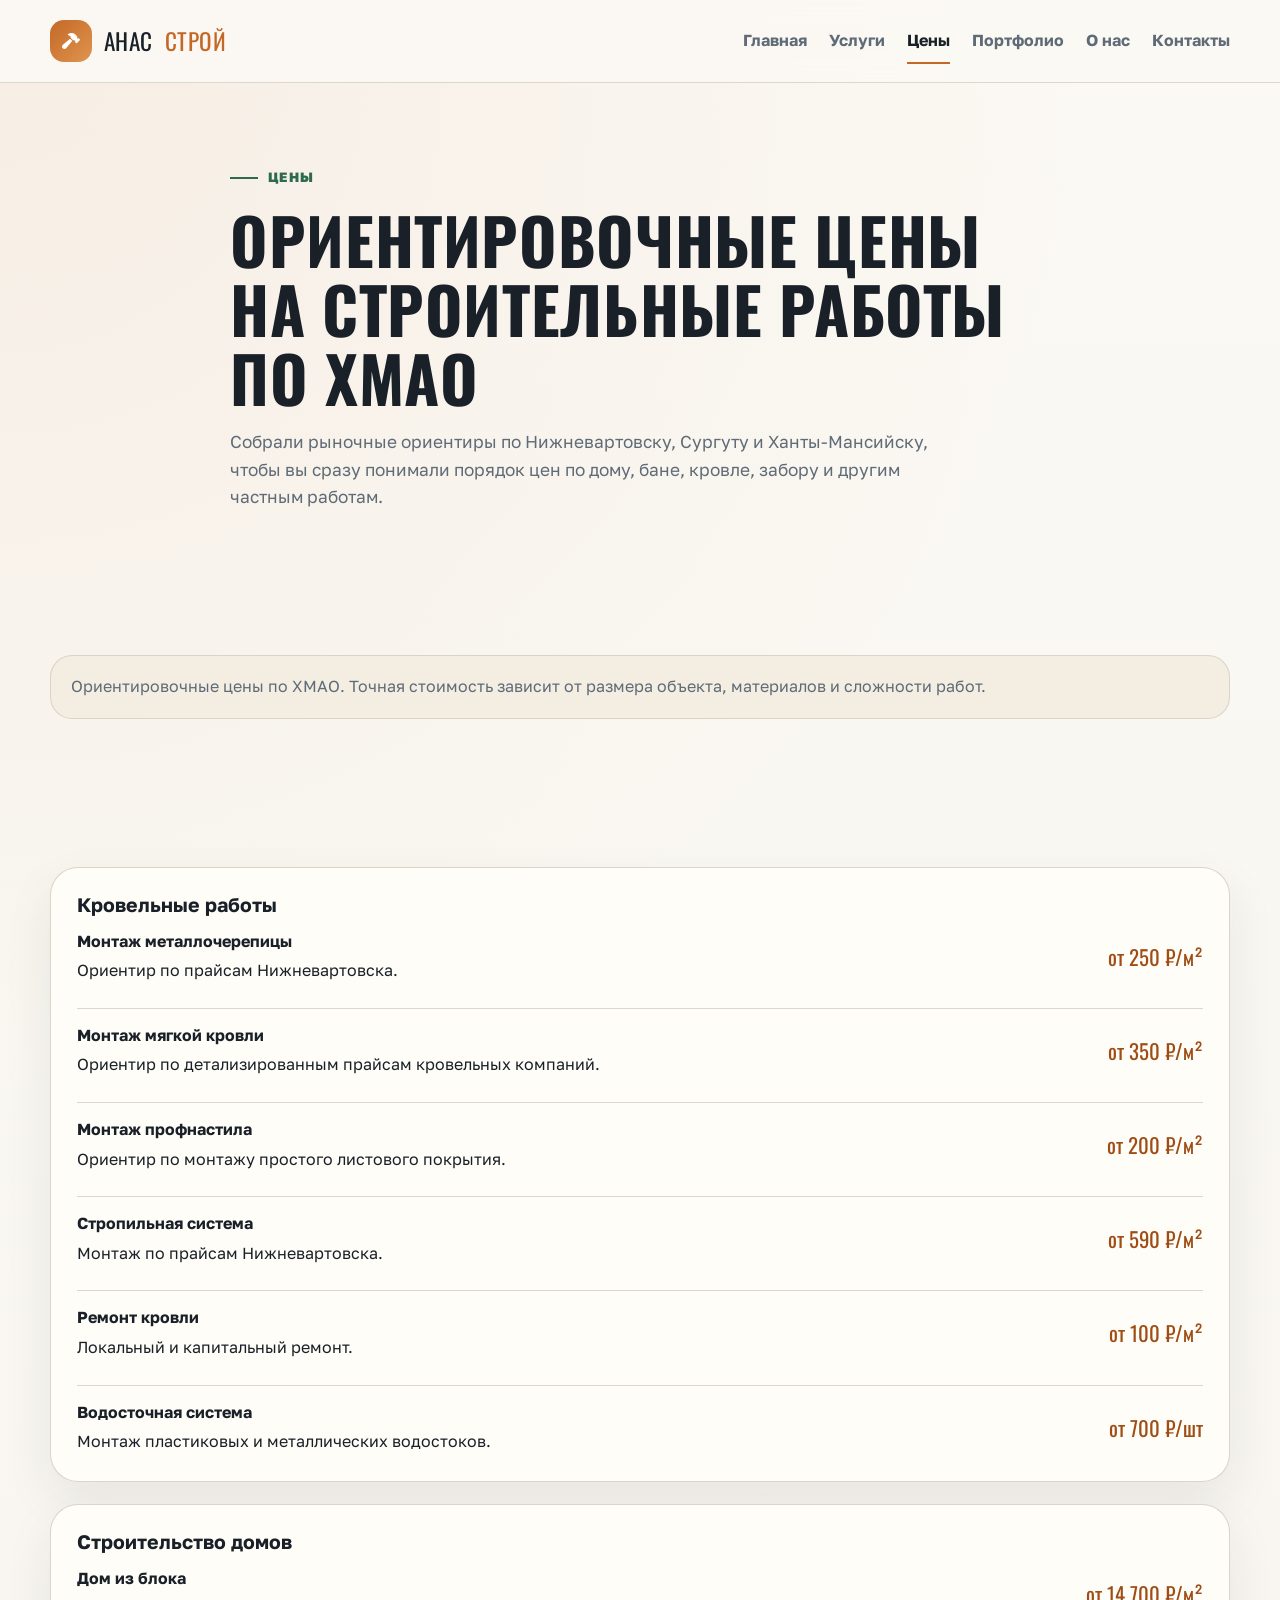
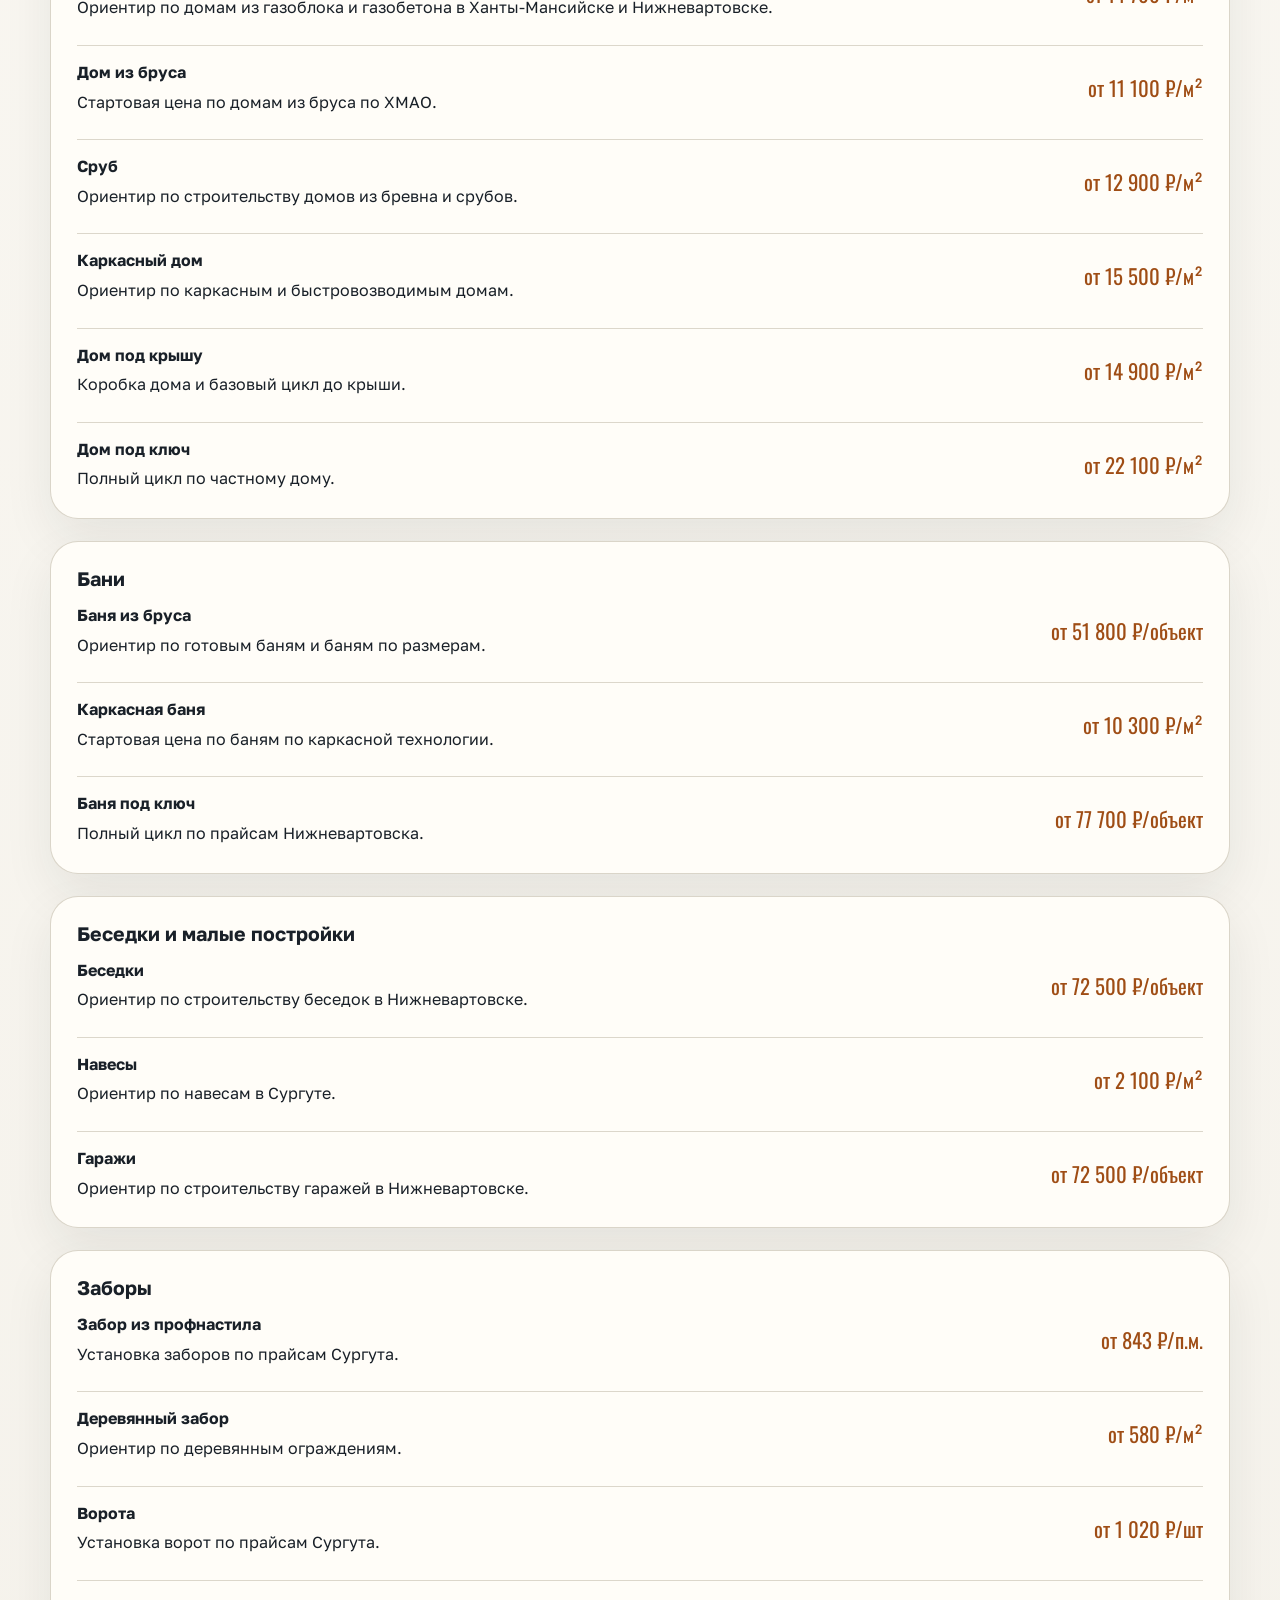
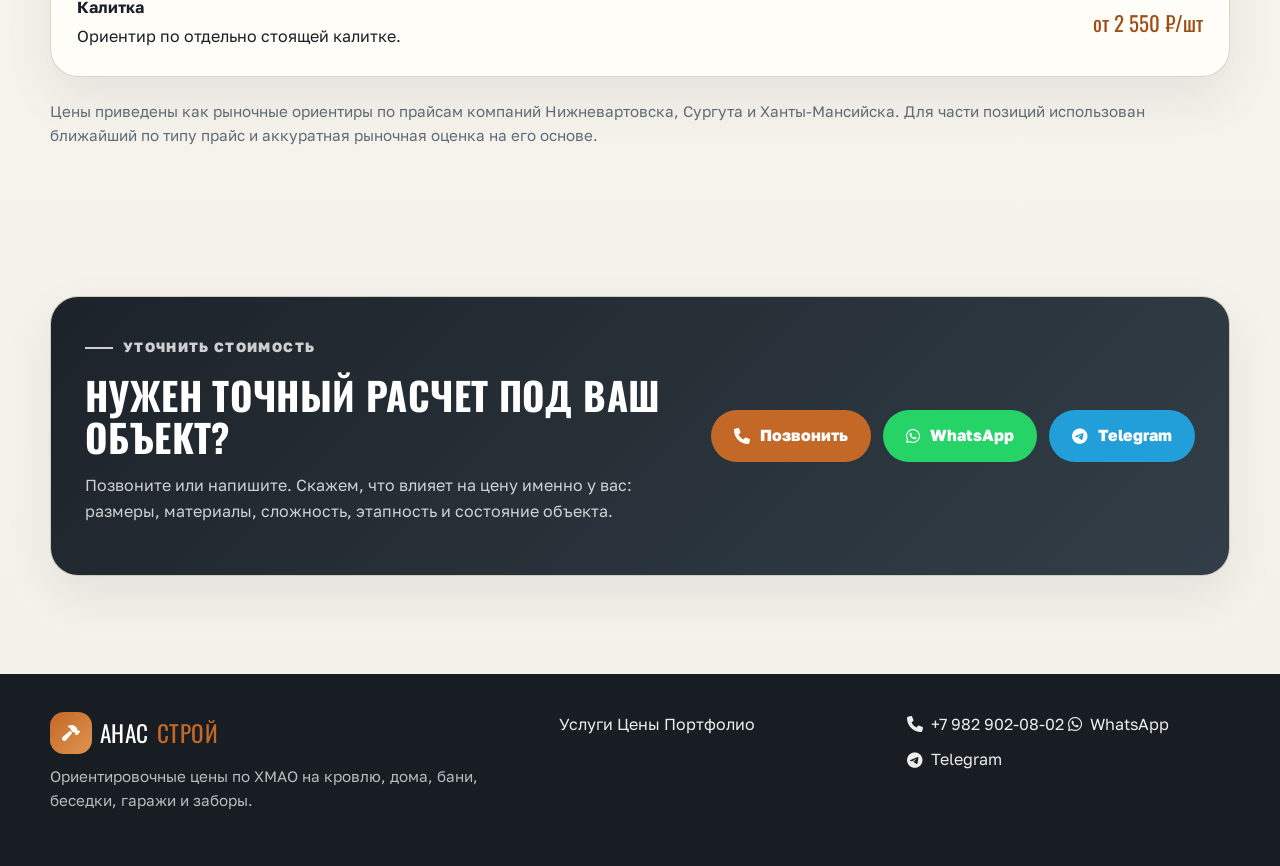
<file: prices.html>
<!DOCTYPE html>
<html lang="ru">
<head>
  <meta charset="UTF-8">
  <meta name="viewport" content="width=device-width, initial-scale=1.0">
  <title>Цены на строительные работы по ХМАО | Анас</title>
  <meta name="description" content="Ориентировочные цены по ХМАО на кровельные работы, строительство домов, бань, беседок, гаражей и заборов.">
  <meta name="theme-color" content="#1d2329">
  <link rel="preconnect" href="https://fonts.googleapis.com">
  <link rel="preconnect" href="https://fonts.gstatic.com" crossorigin>
  <link href="https://fonts.googleapis.com/css2?family=Golos+Text:wght@400;500;700;800&family=Oswald:wght@500;600;700&display=swap" rel="stylesheet">
  <link rel="stylesheet" href="styles.css">
  <link rel="stylesheet" href="https://cdnjs.cloudflare.com/ajax/libs/font-awesome/6.5.0/css/all.min.css">
</head>
<body>
  <header class="site-header">
    <div class="container nav-wrap">
      <a href="index.html" class="logo">
        <span class="logo-mark"><i class="fa-solid fa-hammer"></i></span>
        <span>Анас</span>
        <span>Строй</span>
      </a>
      <button class="menu-toggle" aria-label="Открыть меню" aria-expanded="false">
        <i class="fa-solid fa-bars"></i>
      </button>
      <nav class="site-nav">
        <a href="index.html">Главная</a>
        <a href="services.html">Услуги</a>
        <a href="prices.html" class="active">Цены</a>
        <a href="portfolio.html">Портфолио</a>
        <a href="about.html">О нас</a>
        <a href="contacts.html">Контакты</a>
      </nav>
    </div>
  </header>

  <main>
    <section class="page-hero">
      <div class="container narrow">
        <p class="eyebrow">Цены</p>
        <h1>Ориентировочные цены на строительные работы по ХМАО</h1>
        <p class="lead">Собрали рыночные ориентиры по Нижневартовску, Сургуту и Ханты-Мансийску, чтобы вы сразу понимали порядок цен по дому, бане, кровле, забору и другим частным работам.</p>
      </div>
    </section>

    <section class="section">
      <div class="container">
        <div class="price-note">
          Ориентировочные цены по ХМАО. Точная стоимость зависит от размера объекта, материалов и сложности работ.
        </div>
      </div>
    </section>

    <section class="section">
      <div class="container price-groups">
        <article class="card price-card">
          <h3>Кровельные работы</h3>
          <div class="price-table">
            <div class="price-row">
              <div>
                <strong>Монтаж металлочерепицы</strong>
                <span>Ориентир по прайсам Нижневартовска.</span>
              </div>
              <div class="price-value">от 250 ₽/м²</div>
            </div>
            <div class="price-row">
              <div>
                <strong>Монтаж мягкой кровли</strong>
                <span>Ориентир по детализированным прайсам кровельных компаний.</span>
              </div>
              <div class="price-value">от 350 ₽/м²</div>
            </div>
            <div class="price-row">
              <div>
                <strong>Монтаж профнастила</strong>
                <span>Ориентир по монтажу простого листового покрытия.</span>
              </div>
              <div class="price-value">от 200 ₽/м²</div>
            </div>
            <div class="price-row">
              <div>
                <strong>Стропильная система</strong>
                <span>Монтаж по прайсам Нижневартовска.</span>
              </div>
              <div class="price-value">от 590 ₽/м²</div>
            </div>
            <div class="price-row">
              <div>
                <strong>Ремонт кровли</strong>
                <span>Локальный и капитальный ремонт.</span>
              </div>
              <div class="price-value">от 100 ₽/м²</div>
            </div>
            <div class="price-row">
              <div>
                <strong>Водосточная система</strong>
                <span>Монтаж пластиковых и металлических водостоков.</span>
              </div>
              <div class="price-value">от 700 ₽/шт</div>
            </div>
          </div>
        </article>

        <article class="card price-card">
          <h3>Строительство домов</h3>
          <div class="price-table">
            <div class="price-row">
              <div>
                <strong>Дом из блока</strong>
                <span>Ориентир по домам из газоблока и газобетона в Ханты-Мансийске и Нижневартовске.</span>
              </div>
              <div class="price-value">от 14 700 ₽/м²</div>
            </div>
            <div class="price-row">
              <div>
                <strong>Дом из бруса</strong>
                <span>Стартовая цена по домам из бруса по ХМАО.</span>
              </div>
              <div class="price-value">от 11 100 ₽/м²</div>
            </div>
            <div class="price-row">
              <div>
                <strong>Сруб</strong>
                <span>Ориентир по строительству домов из бревна и срубов.</span>
              </div>
              <div class="price-value">от 12 900 ₽/м²</div>
            </div>
            <div class="price-row">
              <div>
                <strong>Каркасный дом</strong>
                <span>Ориентир по каркасным и быстровозводимым домам.</span>
              </div>
              <div class="price-value">от 15 500 ₽/м²</div>
            </div>
            <div class="price-row">
              <div>
                <strong>Дом под крышу</strong>
                <span>Коробка дома и базовый цикл до крыши.</span>
              </div>
              <div class="price-value">от 14 900 ₽/м²</div>
            </div>
            <div class="price-row">
              <div>
                <strong>Дом под ключ</strong>
                <span>Полный цикл по частному дому.</span>
              </div>
              <div class="price-value">от 22 100 ₽/м²</div>
            </div>
          </div>
        </article>

        <article class="card price-card">
          <h3>Бани</h3>
          <div class="price-table">
            <div class="price-row">
              <div>
                <strong>Баня из бруса</strong>
                <span>Ориентир по готовым баням и баням по размерам.</span>
              </div>
              <div class="price-value">от 51 800 ₽/объект</div>
            </div>
            <div class="price-row">
              <div>
                <strong>Каркасная баня</strong>
                <span>Стартовая цена по баням по каркасной технологии.</span>
              </div>
              <div class="price-value">от 10 300 ₽/м²</div>
            </div>
            <div class="price-row">
              <div>
                <strong>Баня под ключ</strong>
                <span>Полный цикл по прайсам Нижневартовска.</span>
              </div>
              <div class="price-value">от 77 700 ₽/объект</div>
            </div>
          </div>
        </article>

        <article class="card price-card">
          <h3>Беседки и малые постройки</h3>
          <div class="price-table">
            <div class="price-row">
              <div>
                <strong>Беседки</strong>
                <span>Ориентир по строительству беседок в Нижневартовске.</span>
              </div>
              <div class="price-value">от 72 500 ₽/объект</div>
            </div>
            <div class="price-row">
              <div>
                <strong>Навесы</strong>
                <span>Ориентир по навесам в Сургуте.</span>
              </div>
              <div class="price-value">от 2 100 ₽/м²</div>
            </div>
            <div class="price-row">
              <div>
                <strong>Гаражи</strong>
                <span>Ориентир по строительству гаражей в Нижневартовске.</span>
              </div>
              <div class="price-value">от 72 500 ₽/объект</div>
            </div>
          </div>
        </article>

        <article class="card price-card">
          <h3>Заборы</h3>
          <div class="price-table">
            <div class="price-row">
              <div>
                <strong>Забор из профнастила</strong>
                <span>Установка заборов по прайсам Сургута.</span>
              </div>
              <div class="price-value">от 843 ₽/п.м.</div>
            </div>
            <div class="price-row">
              <div>
                <strong>Деревянный забор</strong>
                <span>Ориентир по деревянным ограждениям.</span>
              </div>
              <div class="price-value">от 580 ₽/м²</div>
            </div>
            <div class="price-row">
              <div>
                <strong>Ворота</strong>
                <span>Установка ворот по прайсам Сургута.</span>
              </div>
              <div class="price-value">от 1 020 ₽/шт</div>
            </div>
            <div class="price-row">
              <div>
                <strong>Калитка</strong>
                <span>Ориентир по отдельно стоящей калитке.</span>
              </div>
              <div class="price-value">от 2 550 ₽/шт</div>
            </div>
          </div>
        </article>

        <div class="price-source">
          Цены приведены как рыночные ориентиры по прайсам компаний Нижневартовска, Сургута и Ханты-Мансийска. Для части позиций использован ближайший по типу прайс и аккуратная рыночная оценка на его основе.
        </div>
      </div>
    </section>

    <section class="section">
      <div class="container cta-box">
        <div>
          <p class="eyebrow">Уточнить стоимость</p>
          <h2>Нужен точный расчет под ваш объект?</h2>
          <p>Позвоните или напишите. Скажем, что влияет на цену именно у вас: размеры, материалы, сложность, этапность и состояние объекта.</p>
        </div>
        <div class="cta-actions">
          <a class="btn btn-primary" href="tel:+79829020802"><i class="fa-solid fa-phone"></i> Позвонить</a>
          <a class="btn btn-whatsapp" href="https://wa.me/79829020802" target="_blank" rel="noopener"><i class="fa-brands fa-whatsapp"></i> WhatsApp</a>
          <a class="btn btn-telegram" href="https://t.me/+79829020802" target="_blank" rel="noopener"><i class="fa-brands fa-telegram"></i> Telegram</a>
        </div>
      </div>
    </section>
  </main>

  <footer class="site-footer">
    <div class="container footer-grid">
      <div>
        <a href="index.html" class="logo">
          <span class="logo-mark"><i class="fa-solid fa-hammer"></i></span>
          <span>Анас</span>
          <span>Строй</span>
        </a>
        <p class="footer-note">Ориентировочные цены по ХМАО на кровлю, дома, бани, беседки, гаражи и заборы.</p>
      </div>
      <div>
        <a href="services.html">Услуги</a>
        <a href="prices.html">Цены</a>
        <a href="portfolio.html">Портфолио</a>
      </div>
      <div>
        <a href="tel:+79829020802"><i class="fa-solid fa-phone"></i> +7 982 902-08-02</a>
        <a href="https://wa.me/79829020802" target="_blank" rel="noopener"><i class="fa-brands fa-whatsapp"></i> WhatsApp</a>
        <a href="https://t.me/+79829020802" target="_blank" rel="noopener"><i class="fa-brands fa-telegram"></i> Telegram</a>
      </div>
    </div>
  </footer>

  <script src="script.js"></script>
</body>
</html>
</file>
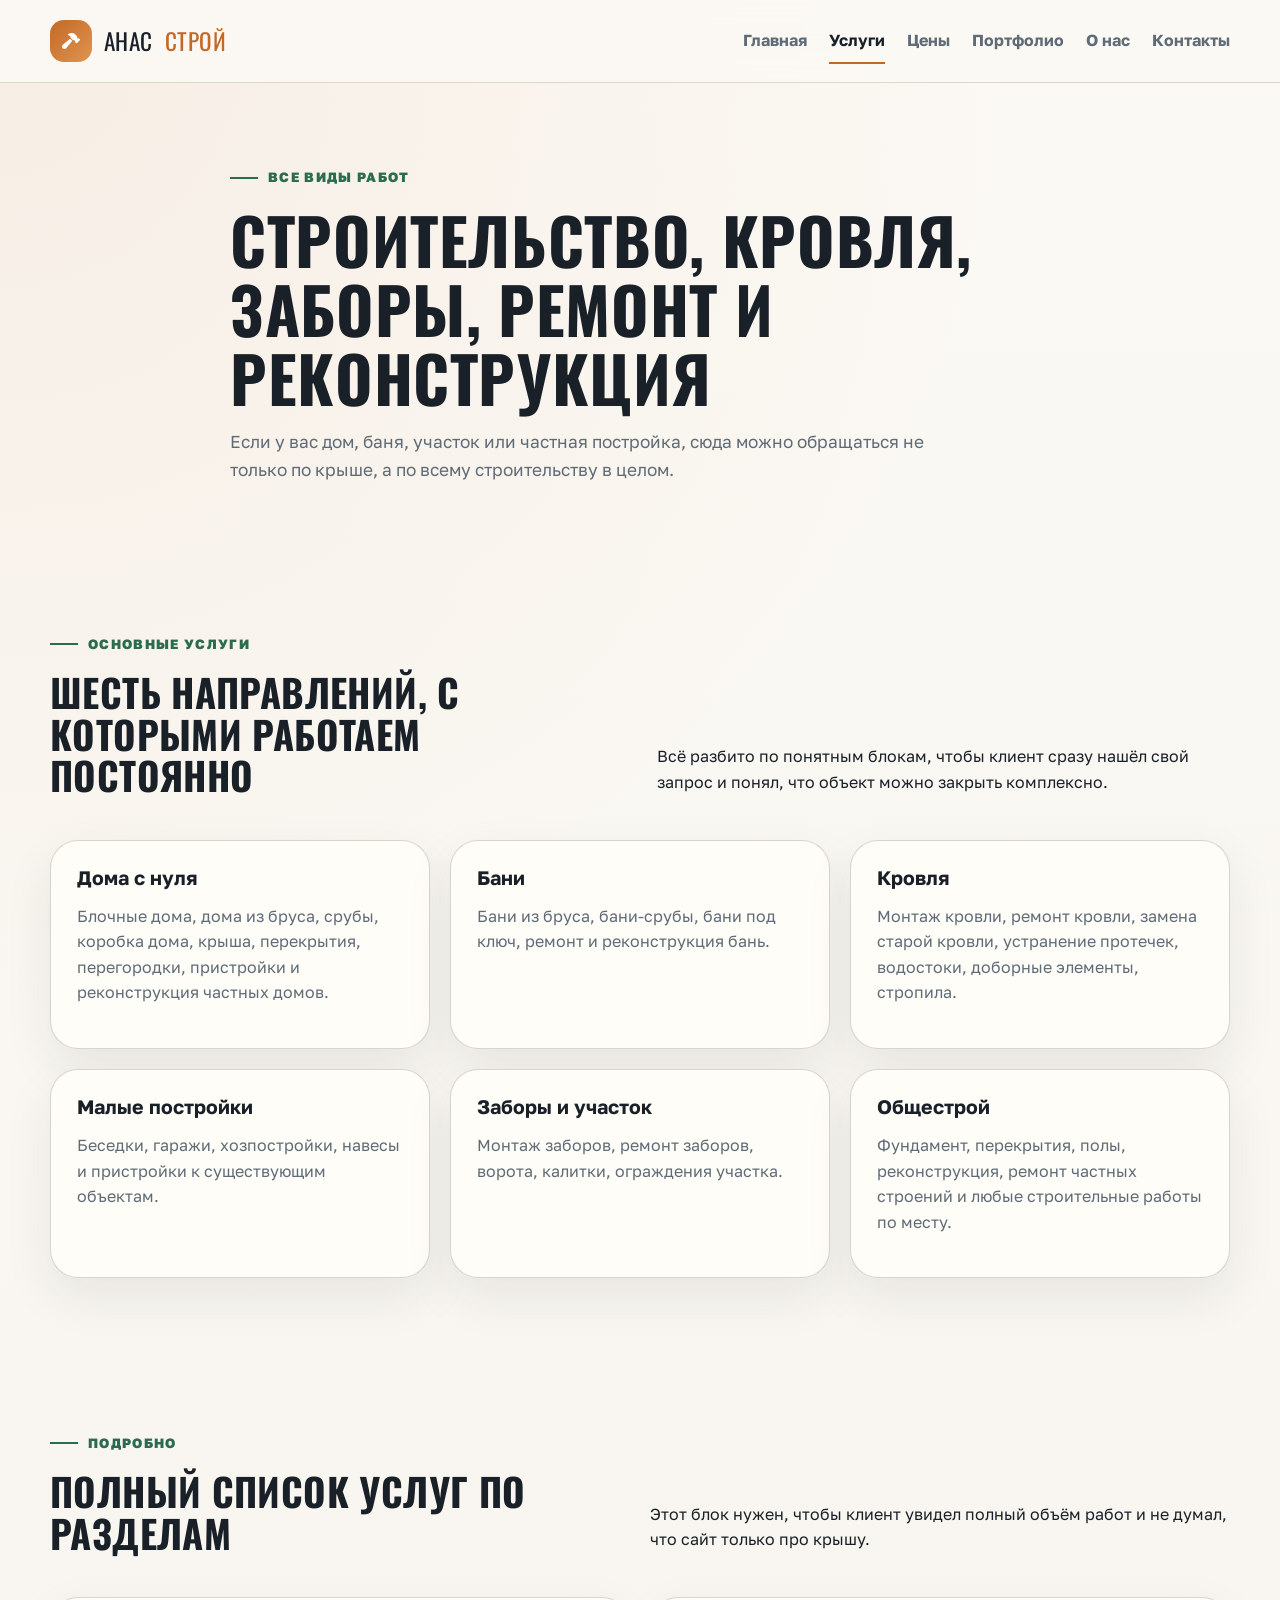
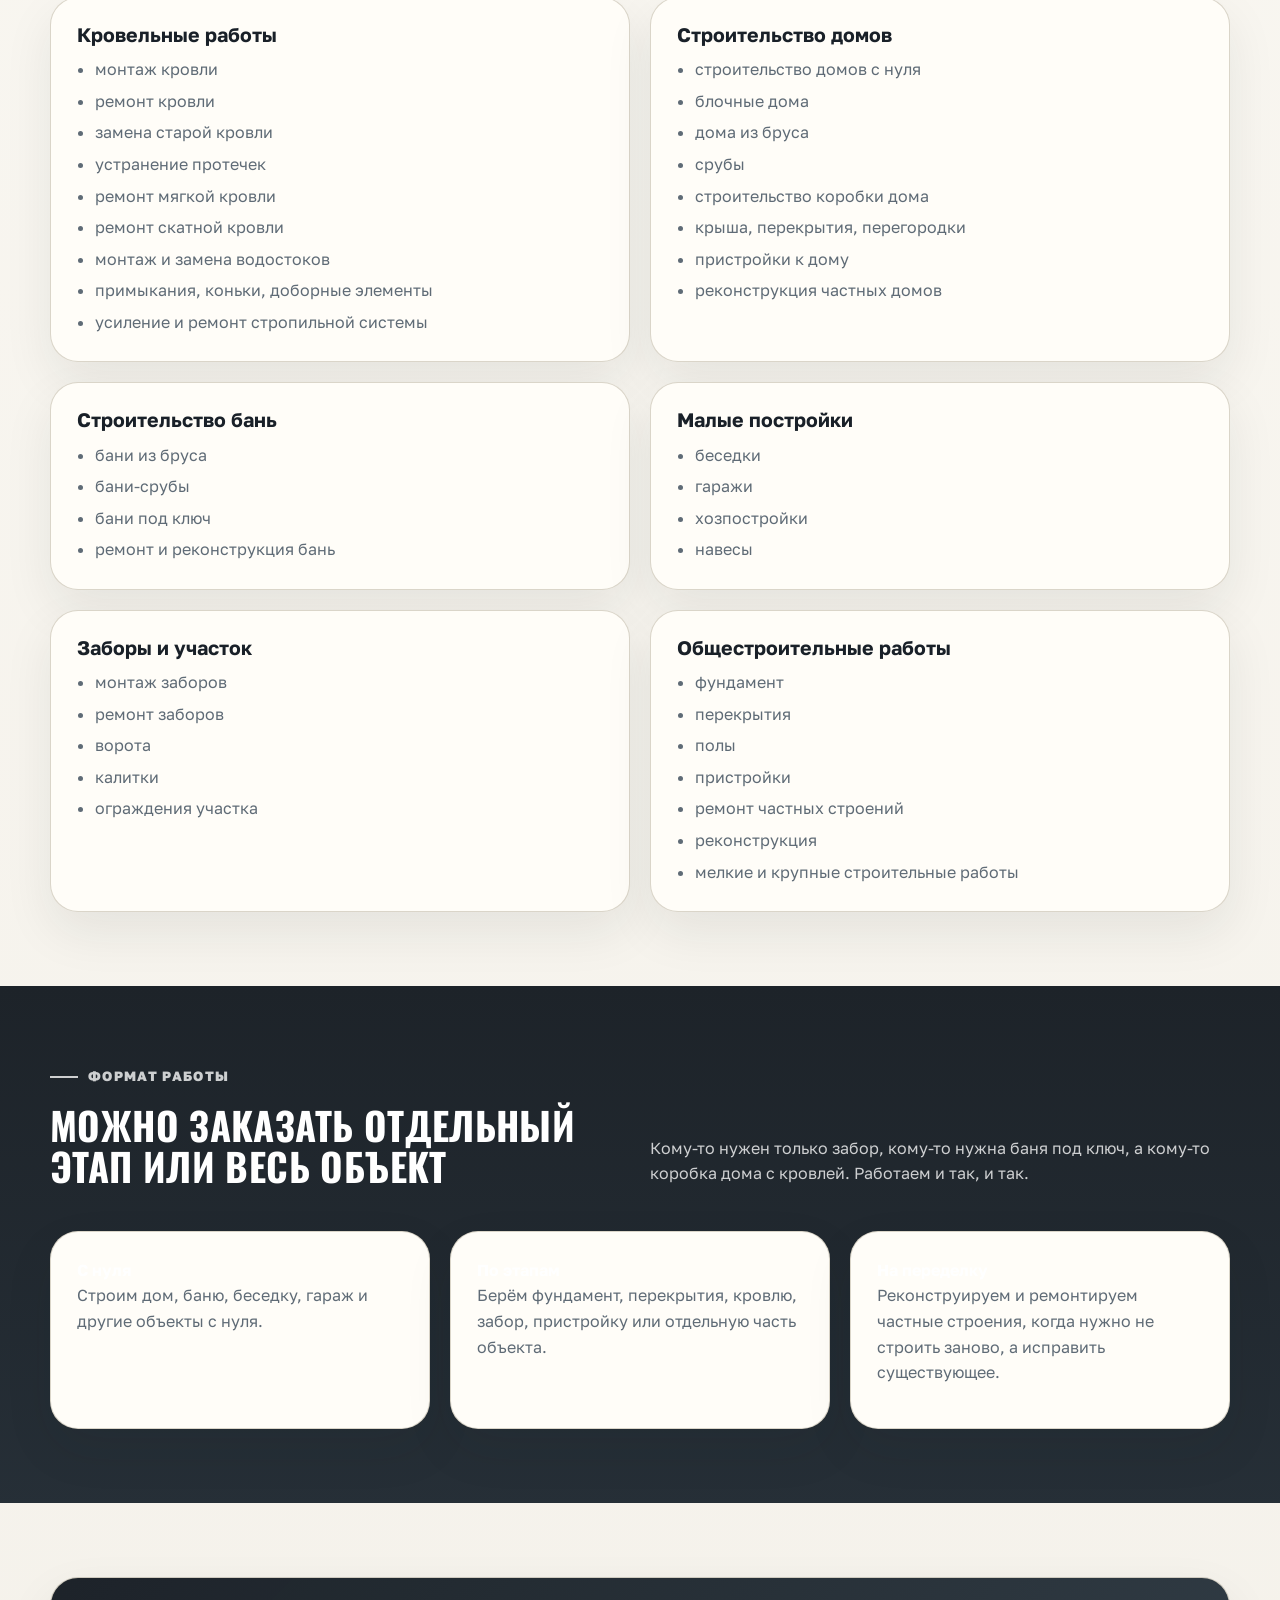
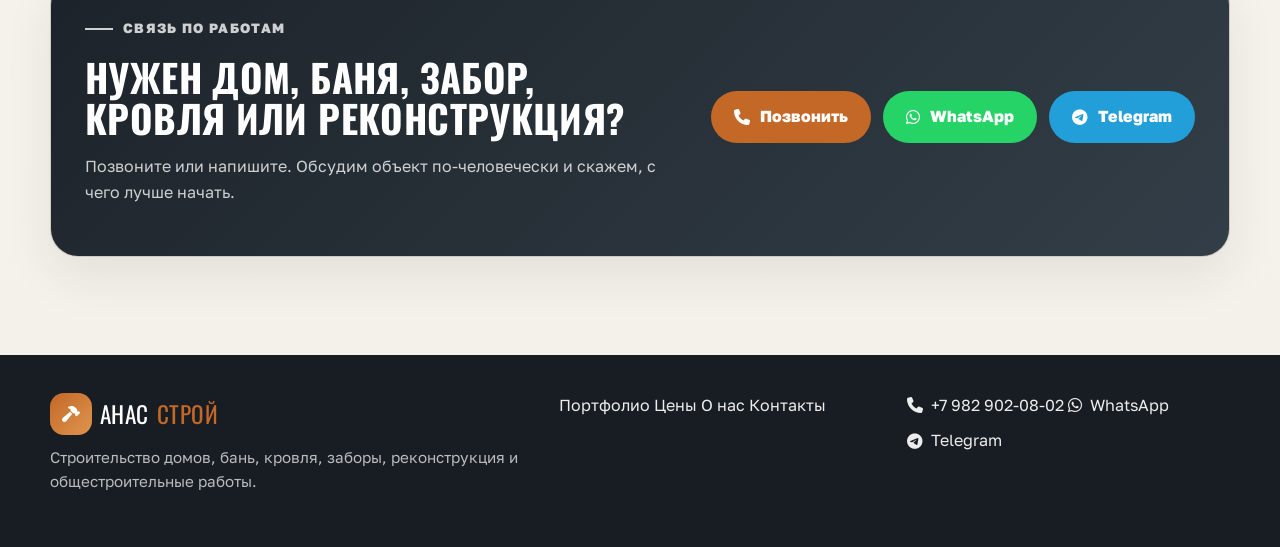
<file: services.html>
<!DOCTYPE html>
<html lang="ru">
<head>
  <meta charset="UTF-8">
  <meta name="viewport" content="width=device-width, initial-scale=1.0">
  <title>Услуги по строительству домов, бань и кровле | Анас</title>
  <meta name="description" content="Все виды строительных работ от Анаса: дома с нуля, бани, беседки, гаражи, заборы, кровля, фундамент, реконструкция и ремонт частных объектов в Нижневартовске.">
  <meta name="theme-color" content="#1d2329">
  <link rel="preconnect" href="https://fonts.googleapis.com">
  <link rel="preconnect" href="https://fonts.gstatic.com" crossorigin>
  <link href="https://fonts.googleapis.com/css2?family=Golos+Text:wght@400;500;700;800&family=Oswald:wght@500;600;700&display=swap" rel="stylesheet">
  <link rel="stylesheet" href="styles.css">
  <link rel="stylesheet" href="https://cdnjs.cloudflare.com/ajax/libs/font-awesome/6.5.0/css/all.min.css">
</head>
<body>
  <header class="site-header">
    <div class="container nav-wrap">
      <a href="index.html" class="logo">
        <span class="logo-mark"><i class="fa-solid fa-hammer"></i></span>
        <span>Анас</span>
        <span>Строй</span>
      </a>
      <button class="menu-toggle" aria-label="Открыть меню" aria-expanded="false">
        <i class="fa-solid fa-bars"></i>
      </button>
      <nav class="site-nav">
        <a href="index.html">Главная</a>
        <a href="services.html" class="active">Услуги</a>
        <a href="prices.html">Цены</a>
        <a href="portfolio.html">Портфолио</a>
        <a href="about.html">О нас</a>
        <a href="contacts.html">Контакты</a>
      </nav>
    </div>
  </header>

  <main>
    <section class="page-hero">
      <div class="container narrow">
        <p class="eyebrow">Все виды работ</p>
        <h1>Строительство, кровля, заборы, ремонт и реконструкция</h1>
        <p class="lead">Если у вас дом, баня, участок или частная постройка, сюда можно обращаться не только по крыше, а по всему строительству в целом.</p>
      </div>
    </section>

    <section class="section">
      <div class="container">
        <div class="section-heading">
          <div>
            <p class="eyebrow">Основные услуги</p>
            <h2>Шесть направлений, с которыми работаем постоянно</h2>
          </div>
          <p>Всё разбито по понятным блокам, чтобы клиент сразу нашёл свой запрос и понял, что объект можно закрыть комплексно.</p>
        </div>

        <div class="cards three-col">
          <article class="card">
            <h3>Дома с нуля</h3>
            <p>Блочные дома, дома из бруса, срубы, коробка дома, крыша, перекрытия, перегородки, пристройки и реконструкция частных домов.</p>
          </article>
          <article class="card">
            <h3>Бани</h3>
            <p>Бани из бруса, бани-срубы, бани под ключ, ремонт и реконструкция бань.</p>
          </article>
          <article class="card">
            <h3>Кровля</h3>
            <p>Монтаж кровли, ремонт кровли, замена старой кровли, устранение протечек, водостоки, доборные элементы, стропила.</p>
          </article>
          <article class="card">
            <h3>Малые постройки</h3>
            <p>Беседки, гаражи, хозпостройки, навесы и пристройки к существующим объектам.</p>
          </article>
          <article class="card">
            <h3>Заборы и участок</h3>
            <p>Монтаж заборов, ремонт заборов, ворота, калитки, ограждения участка.</p>
          </article>
          <article class="card">
            <h3>Общестрой</h3>
            <p>Фундамент, перекрытия, полы, реконструкция, ремонт частных строений и любые строительные работы по месту.</p>
          </article>
        </div>
      </div>
    </section>

    <section class="section">
      <div class="container">
        <div class="section-heading">
          <div>
            <p class="eyebrow">Подробно</p>
            <h2>Полный список услуг по разделам</h2>
          </div>
          <p>Этот блок нужен, чтобы клиент увидел полный объём работ и не думал, что сайт только про крышу.</p>
        </div>

        <div class="service-groups">
          <article class="service-cluster">
            <h3>Кровельные работы</h3>
            <ul>
              <li>монтаж кровли</li>
              <li>ремонт кровли</li>
              <li>замена старой кровли</li>
              <li>устранение протечек</li>
              <li>ремонт мягкой кровли</li>
              <li>ремонт скатной кровли</li>
              <li>монтаж и замена водостоков</li>
              <li>примыкания, коньки, доборные элементы</li>
              <li>усиление и ремонт стропильной системы</li>
            </ul>
          </article>
          <article class="service-cluster">
            <h3>Строительство домов</h3>
            <ul>
              <li>строительство домов с нуля</li>
              <li>блочные дома</li>
              <li>дома из бруса</li>
              <li>срубы</li>
              <li>строительство коробки дома</li>
              <li>крыша, перекрытия, перегородки</li>
              <li>пристройки к дому</li>
              <li>реконструкция частных домов</li>
            </ul>
          </article>
          <article class="service-cluster">
            <h3>Строительство бань</h3>
            <ul>
              <li>бани из бруса</li>
              <li>бани-срубы</li>
              <li>бани под ключ</li>
              <li>ремонт и реконструкция бань</li>
            </ul>
          </article>
          <article class="service-cluster">
            <h3>Малые постройки</h3>
            <ul>
              <li>беседки</li>
              <li>гаражи</li>
              <li>хозпостройки</li>
              <li>навесы</li>
            </ul>
          </article>
          <article class="service-cluster">
            <h3>Заборы и участок</h3>
            <ul>
              <li>монтаж заборов</li>
              <li>ремонт заборов</li>
              <li>ворота</li>
              <li>калитки</li>
              <li>ограждения участка</li>
            </ul>
          </article>
          <article class="service-cluster">
            <h3>Общестроительные работы</h3>
            <ul>
              <li>фундамент</li>
              <li>перекрытия</li>
              <li>полы</li>
              <li>пристройки</li>
              <li>ремонт частных строений</li>
              <li>реконструкция</li>
              <li>мелкие и крупные строительные работы</li>
            </ul>
          </article>
        </div>
      </div>
    </section>

    <section class="section section-dark">
      <div class="container">
        <div class="section-heading">
          <div>
            <p class="eyebrow">Формат работы</p>
            <h2>Можно заказать отдельный этап или весь объект</h2>
          </div>
          <p>Кому-то нужен только забор, кому-то нужна баня под ключ, а кому-то коробка дома с кровлей. Работаем и так, и так.</p>
        </div>

        <div class="cards three-col">
          <article class="card dark-card">
            <strong>С нуля</strong>
            <p>Строим дом, баню, беседку, гараж и другие объекты с нуля.</p>
          </article>
          <article class="card dark-card">
            <strong>По этапам</strong>
            <p>Берём фундамент, перекрытия, кровлю, забор, пристройку или отдельную часть объекта.</p>
          </article>
          <article class="card dark-card">
            <strong>На переделку</strong>
            <p>Реконструируем и ремонтируем частные строения, когда нужно не строить заново, а исправить существующее.</p>
          </article>
        </div>
      </div>
    </section>

    <section class="section">
      <div class="container cta-box">
        <div>
          <p class="eyebrow">Связь по работам</p>
          <h2>Нужен дом, баня, забор, кровля или реконструкция?</h2>
          <p>Позвоните или напишите. Обсудим объект по-человечески и скажем, с чего лучше начать.</p>
        </div>
        <div class="cta-actions">
          <a class="btn btn-primary" href="tel:+79829020802"><i class="fa-solid fa-phone"></i> Позвонить</a>
          <a class="btn btn-whatsapp" href="https://wa.me/79829020802" target="_blank" rel="noopener"><i class="fa-brands fa-whatsapp"></i> WhatsApp</a>
          <a class="btn btn-telegram" href="https://t.me/+79829020802" target="_blank" rel="noopener"><i class="fa-brands fa-telegram"></i> Telegram</a>
        </div>
      </div>
    </section>
  </main>

  <footer class="site-footer">
    <div class="container footer-grid">
      <div>
        <a href="index.html" class="logo">
          <span class="logo-mark"><i class="fa-solid fa-hammer"></i></span>
          <span>Анас</span>
          <span>Строй</span>
        </a>
        <p class="footer-note">Строительство домов, бань, кровля, заборы, реконструкция и общестроительные работы.</p>
      </div>
      <div>
        <a href="portfolio.html">Портфолио</a>
        <a href="prices.html">Цены</a>
        <a href="about.html">О нас</a>
        <a href="contacts.html">Контакты</a>
      </div>
      <div>
        <a href="tel:+79829020802"><i class="fa-solid fa-phone"></i> +7 982 902-08-02</a>
        <a href="https://wa.me/79829020802" target="_blank" rel="noopener"><i class="fa-brands fa-whatsapp"></i> WhatsApp</a>
        <a href="https://t.me/+79829020802" target="_blank" rel="noopener"><i class="fa-brands fa-telegram"></i> Telegram</a>
      </div>
    </div>
  </footer>

  <script src="script.js"></script>
</body>
</html>
</file>
<file: styles.css>
:root {
  --bg: #f4f1ea;
  --surface: #fffdf8;
  --surface-strong: #f3ede2;
  --surface-dark: #1d2329;
  --surface-dark-2: #262f37;
  --text: #192028;
  --muted: #5f6b76;
  --line: #d9d3c7;
  --brand: #c46827;
  --brand-dark: #9f4d15;
  --accent: #2d6b4f;
  --accent-soft: #e2f0e8;
  --warning: #e6b450;
  --white: #ffffff;
  --shadow: 0 20px 50px rgba(25, 32, 40, 0.08);
  --radius: 28px;
}

* {
  box-sizing: border-box;
}

html {
  scroll-behavior: smooth;
}

body {
  margin: 0;
  font-family: "Golos Text", "Segoe UI", sans-serif;
  background:
    radial-gradient(circle at top left, rgba(196, 104, 39, 0.08), transparent 26%),
    linear-gradient(180deg, #fbf9f4 0%, var(--bg) 100%);
  color: var(--text);
  line-height: 1.6;
}

img {
  display: block;
  max-width: 100%;
}

a {
  color: inherit;
  text-decoration: none;
}

button,
input,
textarea {
  font: inherit;
}

.container {
  width: min(1180px, calc(100% - 32px));
  margin: 0 auto;
}

.narrow {
  max-width: 820px;
}

.site-header {
  position: sticky;
  top: 0;
  z-index: 100;
  backdrop-filter: blur(14px);
  background: rgba(251, 249, 244, 0.9);
  border-bottom: 1px solid rgba(217, 211, 199, 0.9);
}

.nav-wrap {
  display: flex;
  align-items: center;
  justify-content: space-between;
  gap: 24px;
  min-height: 82px;
}

.logo {
  display: inline-flex;
  align-items: center;
  gap: 12px;
  font-family: "Oswald", sans-serif;
  font-size: 1.45rem;
  letter-spacing: 0.02em;
  text-transform: uppercase;
}

.logo-mark {
  display: inline-grid;
  place-items: center;
  width: 42px;
  height: 42px;
  border-radius: 14px;
  background: linear-gradient(135deg, var(--brand), #df954f);
  color: var(--white);
  font-size: 1rem;
}

.logo span:last-child {
  color: var(--brand);
}

.site-nav {
  display: flex;
  align-items: center;
  gap: 22px;
}

.site-nav a {
  position: relative;
  color: var(--muted);
  font-weight: 700;
}

.site-nav a::after {
  content: "";
  position: absolute;
  left: 0;
  bottom: -10px;
  width: 100%;
  height: 2px;
  background: var(--brand);
  transform: scaleX(0);
  transform-origin: left;
  transition: transform 0.18s ease;
}

.site-nav a:hover,
.site-nav a.active {
  color: var(--text);
}

.site-nav a:hover::after,
.site-nav a.active::after {
  transform: scaleX(1);
}

.menu-toggle {
  display: none;
  width: 46px;
  height: 46px;
  border: 1px solid var(--line);
  border-radius: 14px;
  background: var(--surface);
  color: var(--text);
  cursor: pointer;
}

.hero,
.page-hero {
  padding: 78px 0 54px;
}

.hero-grid,
.split-grid,
.cta-box,
.contact-layout,
.about-grid {
  display: grid;
  gap: 28px;
}

.hero-grid {
  grid-template-columns: minmax(0, 1.2fr) minmax(320px, 0.85fr);
  align-items: stretch;
}

.eyebrow {
  display: inline-flex;
  align-items: center;
  gap: 10px;
  margin: 0 0 16px;
  font-size: 0.84rem;
  text-transform: uppercase;
  letter-spacing: 0.1em;
  color: var(--accent);
  font-weight: 800;
}

.eyebrow::before {
  content: "";
  width: 28px;
  height: 2px;
  background: currentColor;
}

h1,
h2,
h3,
h4 {
  margin: 0 0 16px;
  line-height: 1.08;
}

h1 {
  font-family: "Oswald", sans-serif;
  font-size: clamp(2.5rem, 5vw, 4.8rem);
  text-transform: uppercase;
  letter-spacing: 0.01em;
}

h2 {
  font-family: "Oswald", sans-serif;
  font-size: clamp(1.8rem, 3vw, 3rem);
  text-transform: uppercase;
  letter-spacing: 0.01em;
}

h3 {
  font-size: 1.22rem;
}

p {
  margin: 0 0 16px;
}

.lead,
.page-hero p:last-child,
.section-intro {
  font-size: 1.08rem;
  color: var(--muted);
  max-width: 64ch;
}

.hero-copy {
  position: relative;
  padding: 38px;
  border-radius: calc(var(--radius) + 8px);
  background:
    linear-gradient(145deg, rgba(255, 255, 255, 0.95), rgba(255, 252, 246, 0.95)),
    var(--surface);
  border: 1px solid rgba(217, 211, 199, 0.92);
  box-shadow: var(--shadow);
  overflow: hidden;
}

.hero-copy::after {
  content: "";
  position: absolute;
  right: -80px;
  top: -60px;
  width: 220px;
  height: 220px;
  border-radius: 50%;
  background: radial-gradient(circle, rgba(196, 104, 39, 0.14), transparent 68%);
}

.hero-actions,
.cta-actions,
.contact-actions,
.button-row {
  display: flex;
  flex-wrap: wrap;
  gap: 12px;
}

.hero-actions {
  margin: 28px 0 0;
}

.btn {
  display: inline-flex;
  align-items: center;
  justify-content: center;
  gap: 10px;
  min-height: 52px;
  padding: 0 22px;
  border-radius: 999px;
  border: 1px solid transparent;
  font-weight: 800;
  transition: transform 0.2s ease, background 0.2s ease, border-color 0.2s ease;
}

.btn:hover {
  transform: translateY(-1px);
}

.btn-primary {
  background: var(--brand);
  color: var(--white);
}

.btn-primary:hover {
  background: var(--brand-dark);
}

.btn-secondary {
  background: var(--surface);
  border-color: var(--line);
}

.btn-whatsapp {
  background: #25d366;
  color: #fff;
}

.btn-telegram {
  background: #229ed9;
  color: #fff;
}

.hero-badges,
.pill-list,
.stat-list {
  list-style: none;
  padding: 0;
  margin: 0;
}

.hero-badges,
.pill-list {
  display: flex;
  flex-wrap: wrap;
  gap: 10px;
  margin-top: 24px;
}

.hero-badges li,
.pill-list li {
  padding: 9px 14px;
  border-radius: 999px;
  background: var(--accent-soft);
  color: var(--accent);
  font-weight: 700;
  border: 1px solid rgba(45, 107, 79, 0.14);
}

.hero-panel,
.card,
.photo-card,
.portfolio-item,
.cta-box,
.service-cluster,
.info-panel {
  background: var(--surface);
  border: 1px solid rgba(217, 211, 199, 0.95);
  border-radius: var(--radius);
  box-shadow: var(--shadow);
}

.hero-panel {
  overflow: hidden;
  display: grid;
  grid-template-rows: auto 1fr;
}

.hero-panel img {
  width: 100%;
  height: 100%;
  min-height: 280px;
  object-fit: cover;
}

.hero-panel-content {
  padding: 26px;
}

.hero-panel-grid {
  display: grid;
  grid-template-columns: repeat(2, 1fr);
  gap: 12px;
  margin-top: 18px;
}

.hero-panel-grid div {
  padding: 14px;
  border-radius: 18px;
  background: var(--surface-strong);
}

.hero-panel-grid strong,
.stat-list strong {
  display: block;
  font-size: 1.1rem;
  margin-bottom: 4px;
}

.section {
  padding: 74px 0;
}

.section-dark {
  background:
    linear-gradient(180deg, rgba(29, 35, 41, 0.98), rgba(38, 47, 55, 0.98)),
    var(--surface-dark);
  color: var(--white);
}

.section-dark .eyebrow,
.section-dark p,
.section-dark li {
  color: rgba(255, 255, 255, 0.78);
}

.section-heading {
  display: flex;
  justify-content: space-between;
  align-items: end;
  gap: 24px;
  margin-bottom: 28px;
}

.section-heading p {
  max-width: 58ch;
}

.cards {
  display: grid;
  gap: 20px;
}

.two-col {
  grid-template-columns: repeat(2, minmax(0, 1fr));
}

.three-col {
  grid-template-columns: repeat(3, minmax(0, 1fr));
}

.four-col {
  grid-template-columns: repeat(4, minmax(0, 1fr));
}

.card,
.service-cluster,
.info-panel {
  padding: 26px;
}

.card p,
.card li,
.service-cluster li,
.portfolio-copy,
.contact-card p,
.site-footer p {
  color: var(--muted);
}

.direction-card {
  position: relative;
  overflow: hidden;
}

.direction-card::before {
  content: "";
  position: absolute;
  right: -20px;
  top: -20px;
  width: 90px;
  height: 90px;
  border-radius: 50%;
  background: radial-gradient(circle, rgba(196, 104, 39, 0.14), transparent 68%);
}

.direction-card i,
.mini-icon {
  width: 48px;
  height: 48px;
  display: inline-grid;
  place-items: center;
  border-radius: 16px;
  background: var(--surface-strong);
  color: var(--brand);
  margin-bottom: 18px;
  font-size: 1.1rem;
}

.stats-strip {
  display: grid;
  grid-template-columns: repeat(4, minmax(0, 1fr));
  gap: 18px;
}

.stat-list li,
.stats-strip .card {
  padding: 24px;
}

.service-groups {
  display: grid;
  grid-template-columns: repeat(2, minmax(0, 1fr));
  gap: 20px;
}

.service-cluster h3 {
  margin-bottom: 12px;
}

.service-cluster ul {
  margin: 0;
  padding-left: 18px;
}

.service-cluster li + li {
  margin-top: 6px;
}

.about-grid,
.contact-layout {
  grid-template-columns: minmax(0, 1.1fr) minmax(300px, 0.9fr);
  align-items: start;
}

.about-note {
  display: grid;
  gap: 18px;
}

.about-note .info-panel {
  background: linear-gradient(145deg, #fff8ed, #fffdf8);
}

.list-check {
  list-style: none;
  padding: 0;
  margin: 0;
}

.list-check li {
  position: relative;
  padding-left: 28px;
}

.list-check li + li {
  margin-top: 10px;
}

.list-check li::before {
  content: "•";
  position: absolute;
  left: 8px;
  top: 0;
  color: var(--brand);
  font-weight: 900;
}

.portfolio-section + .portfolio-section {
  padding-top: 0;
}

.portfolio-category {
  display: flex;
  justify-content: space-between;
  gap: 20px;
  align-items: end;
  margin-bottom: 22px;
}

.portfolio-gallery {
  display: grid;
  grid-template-columns: repeat(2, minmax(0, 1fr));
  gap: 20px;
}

.portfolio-filters {
  display: flex;
  flex-wrap: wrap;
  gap: 12px;
  margin: 18px 0 28px;
}

.portfolio-filter {
  min-height: 46px;
  padding: 0 18px;
  border-radius: 999px;
  border: 1px solid var(--line);
  background: var(--surface);
  color: var(--muted);
  font-weight: 800;
  cursor: pointer;
}

.portfolio-filter.is-active {
  background: var(--brand);
  border-color: var(--brand);
  color: var(--white);
}

.portfolio-grid-cards {
  display: grid;
  grid-template-columns: repeat(3, minmax(0, 1fr));
  gap: 20px;
}

.portfolio-item,
.photo-card {
  overflow: hidden;
}

.portfolio-item img,
.photo-card img,
.placeholder-photo {
  width: 100%;
  aspect-ratio: 16 / 10;
  object-fit: cover;
}

.portfolio-item-content,
.photo-card-content {
  padding: 22px;
}

.portfolio-open {
  display: block;
  width: 100%;
  padding: 0;
  border: 0;
  background: transparent;
  cursor: zoom-in;
}

.portfolio-open img {
  transition: transform 0.25s ease;
}

.portfolio-open:hover img {
  transform: scale(1.03);
}

.portfolio-tag {
  display: inline-flex;
  margin-bottom: 10px;
  padding: 7px 12px;
  border-radius: 999px;
  background: var(--surface-strong);
  color: var(--brand-dark);
  font-size: 0.82rem;
  font-weight: 800;
  letter-spacing: 0.04em;
  text-transform: uppercase;
}

.placeholder-photo {
  display: grid;
  place-items: center;
  background:
    linear-gradient(135deg, rgba(196, 104, 39, 0.2), rgba(45, 107, 79, 0.2)),
    var(--surface-strong);
  color: var(--text);
  font-family: "Oswald", sans-serif;
  font-size: 1.35rem;
  letter-spacing: 0.04em;
  text-transform: uppercase;
}

.portfolio-lightbox {
  position: fixed;
  inset: 0;
  z-index: 200;
  display: grid;
  place-items: center;
  padding: 20px;
  background: rgba(18, 24, 30, 0.88);
}

.portfolio-lightbox[hidden] {
  display: none;
}

.portfolio-lightbox-inner {
  position: relative;
  max-width: min(1100px, 100%);
  width: 100%;
}

.portfolio-lightbox img {
  width: 100%;
  max-height: 78vh;
  object-fit: contain;
  border-radius: 24px;
  background: #0f1419;
}

.portfolio-lightbox-caption {
  margin-top: 14px;
  color: rgba(255, 255, 255, 0.92);
  text-align: center;
  font-weight: 700;
}

.portfolio-lightbox-close {
  position: absolute;
  top: 18px;
  right: 18px;
  width: 48px;
  height: 48px;
  border: 0;
  border-radius: 50%;
  background: rgba(255, 255, 255, 0.14);
  color: var(--white);
  cursor: pointer;
}

.price-note {
  padding: 18px 20px;
  border-radius: 22px;
  background: var(--surface-strong);
  border: 1px solid rgba(217, 211, 199, 0.95);
  color: var(--muted);
}

.price-groups {
  display: grid;
  gap: 22px;
}

.price-card {
  padding: 26px;
}

.price-card h3 {
  margin-bottom: 14px;
}

.price-table {
  display: grid;
  gap: 10px;
}

.price-row {
  display: grid;
  grid-template-columns: minmax(0, 1.4fr) auto;
  gap: 16px;
  align-items: center;
  padding: 14px 0;
  border-top: 1px solid rgba(217, 211, 199, 0.9);
}

.price-row:first-child {
  border-top: 0;
  padding-top: 0;
}

.price-row:last-child {
  padding-bottom: 0;
}

.price-row strong {
  display: block;
  margin-bottom: 4px;
}

.price-value {
  white-space: nowrap;
  font-family: "Oswald", sans-serif;
  font-size: 1.3rem;
  color: var(--brand-dark);
}

.price-source {
  font-size: 0.95rem;
  color: var(--muted);
}

.cta-box {
  padding: 34px;
  background:
    linear-gradient(135deg, rgba(29, 35, 41, 0.96), rgba(52, 63, 73, 0.95)),
    var(--surface-dark);
  color: var(--white);
  grid-template-columns: minmax(0, 1.15fr) auto;
  align-items: center;
}

.cta-box p {
  color: rgba(255, 255, 255, 0.78);
}

.contact-grid {
  display: grid;
  grid-template-columns: repeat(3, minmax(0, 1fr));
  gap: 20px;
}

.contact-card {
  padding: 28px;
}

.contact-link {
  display: inline-flex;
  align-items: center;
  gap: 10px;
  font-size: 1.05rem;
  font-weight: 800;
  color: var(--brand-dark);
  margin-bottom: 12px;
}

.contact-link i {
  width: 18px;
}

.feedback-form {
  display: grid;
  gap: 12px;
  margin-top: 26px;
}

.feedback-form input,
.feedback-form textarea {
  width: 100%;
  padding: 15px 16px;
  border-radius: 16px;
  border: 1px solid var(--line);
  background: var(--white);
  color: var(--text);
  outline: none;
}

.feedback-form input:focus,
.feedback-form textarea:focus {
  border-color: var(--brand);
}

.feedback-form textarea {
  min-height: 130px;
  resize: vertical;
}

.site-footer {
  margin-top: 24px;
  padding: 38px 0;
  background: #171d22;
  color: var(--white);
}

.footer-grid {
  display: grid;
  grid-template-columns: 1.5fr 1fr 1fr;
  gap: 24px;
}

.site-footer a {
  display: inline-flex;
  align-items: center;
  gap: 8px;
  margin-bottom: 10px;
  color: rgba(255, 255, 255, 0.92);
}

.site-footer p {
  color: rgba(255, 255, 255, 0.7);
}

.site-footer .logo {
  color: #fff;
}

.footer-note {
  font-size: 0.95rem;
}

@media (max-width: 980px) {
  .hero-grid,
  .about-grid,
  .contact-layout,
  .service-groups,
  .cta-box,
  .three-col,
  .four-col,
  .contact-grid,
  .footer-grid,
  .stats-strip {
    grid-template-columns: 1fr;
  }

  .two-col,
  .portfolio-grid-cards,
  .portfolio-gallery {
    grid-template-columns: repeat(2, minmax(0, 1fr));
  }

  .section-heading,
  .portfolio-category {
    display: block;
  }
}

@media (max-width: 760px) {
  .menu-toggle {
    display: inline-grid;
    place-items: center;
  }

  .site-nav {
    position: absolute;
    top: 82px;
    left: 16px;
    right: 16px;
    padding: 14px;
    border: 1px solid var(--line);
    border-radius: 22px;
    background: rgba(255, 253, 248, 0.98);
    box-shadow: var(--shadow);
    display: none;
    flex-direction: column;
    align-items: flex-start;
    gap: 14px;
  }

  .site-nav.open {
    display: flex;
  }

  .hero,
  .page-hero,
  .section {
    padding: 58px 0;
  }

  .hero-copy,
  .card,
  .service-cluster,
  .info-panel,
  .contact-card,
  .cta-box {
    padding: 22px;
  }

  .hero-actions,
  .cta-actions,
  .contact-actions,
  .button-row {
    flex-direction: column;
  }

  .btn {
    width: 100%;
  }

  .two-col,
  .portfolio-grid-cards,
  .price-row,
  .portfolio-gallery,
  .hero-panel-grid {
    grid-template-columns: 1fr;
  }

  h1 {
    font-size: 2.5rem;
  }
}
</file>
